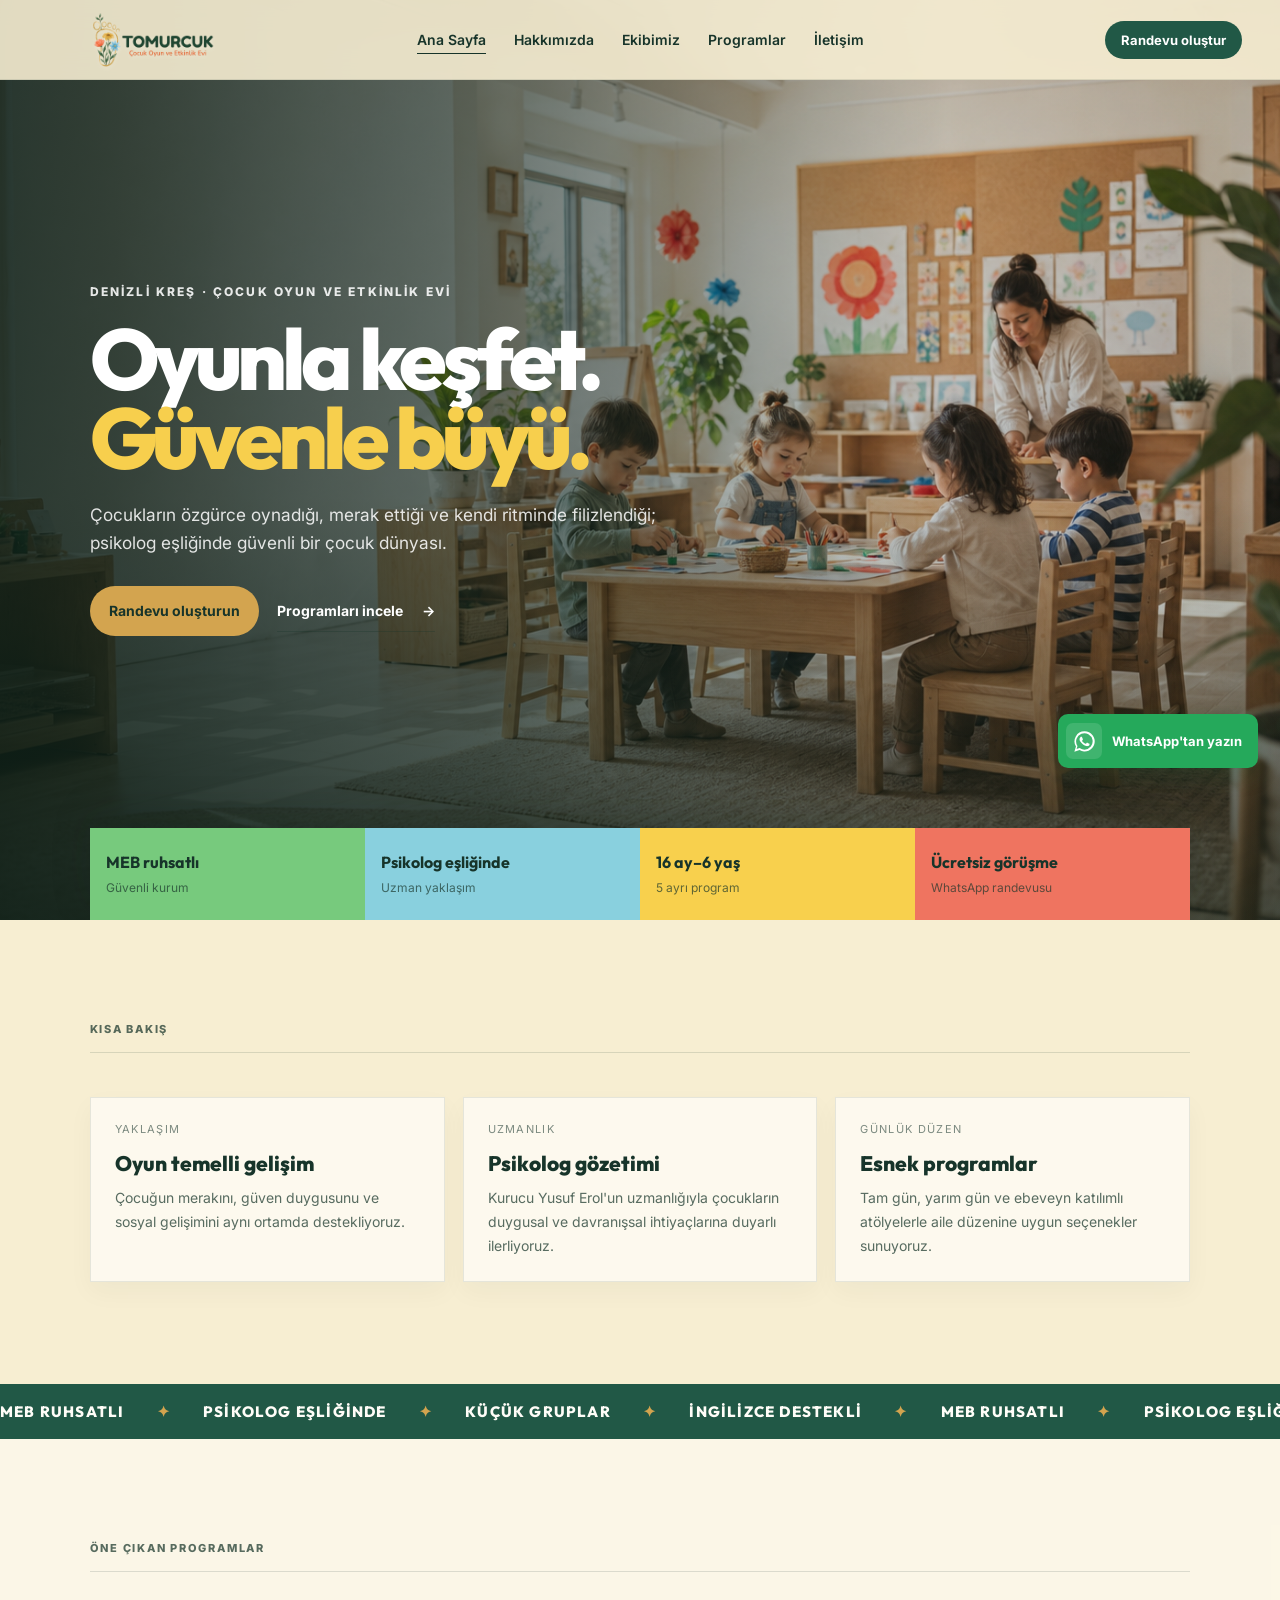
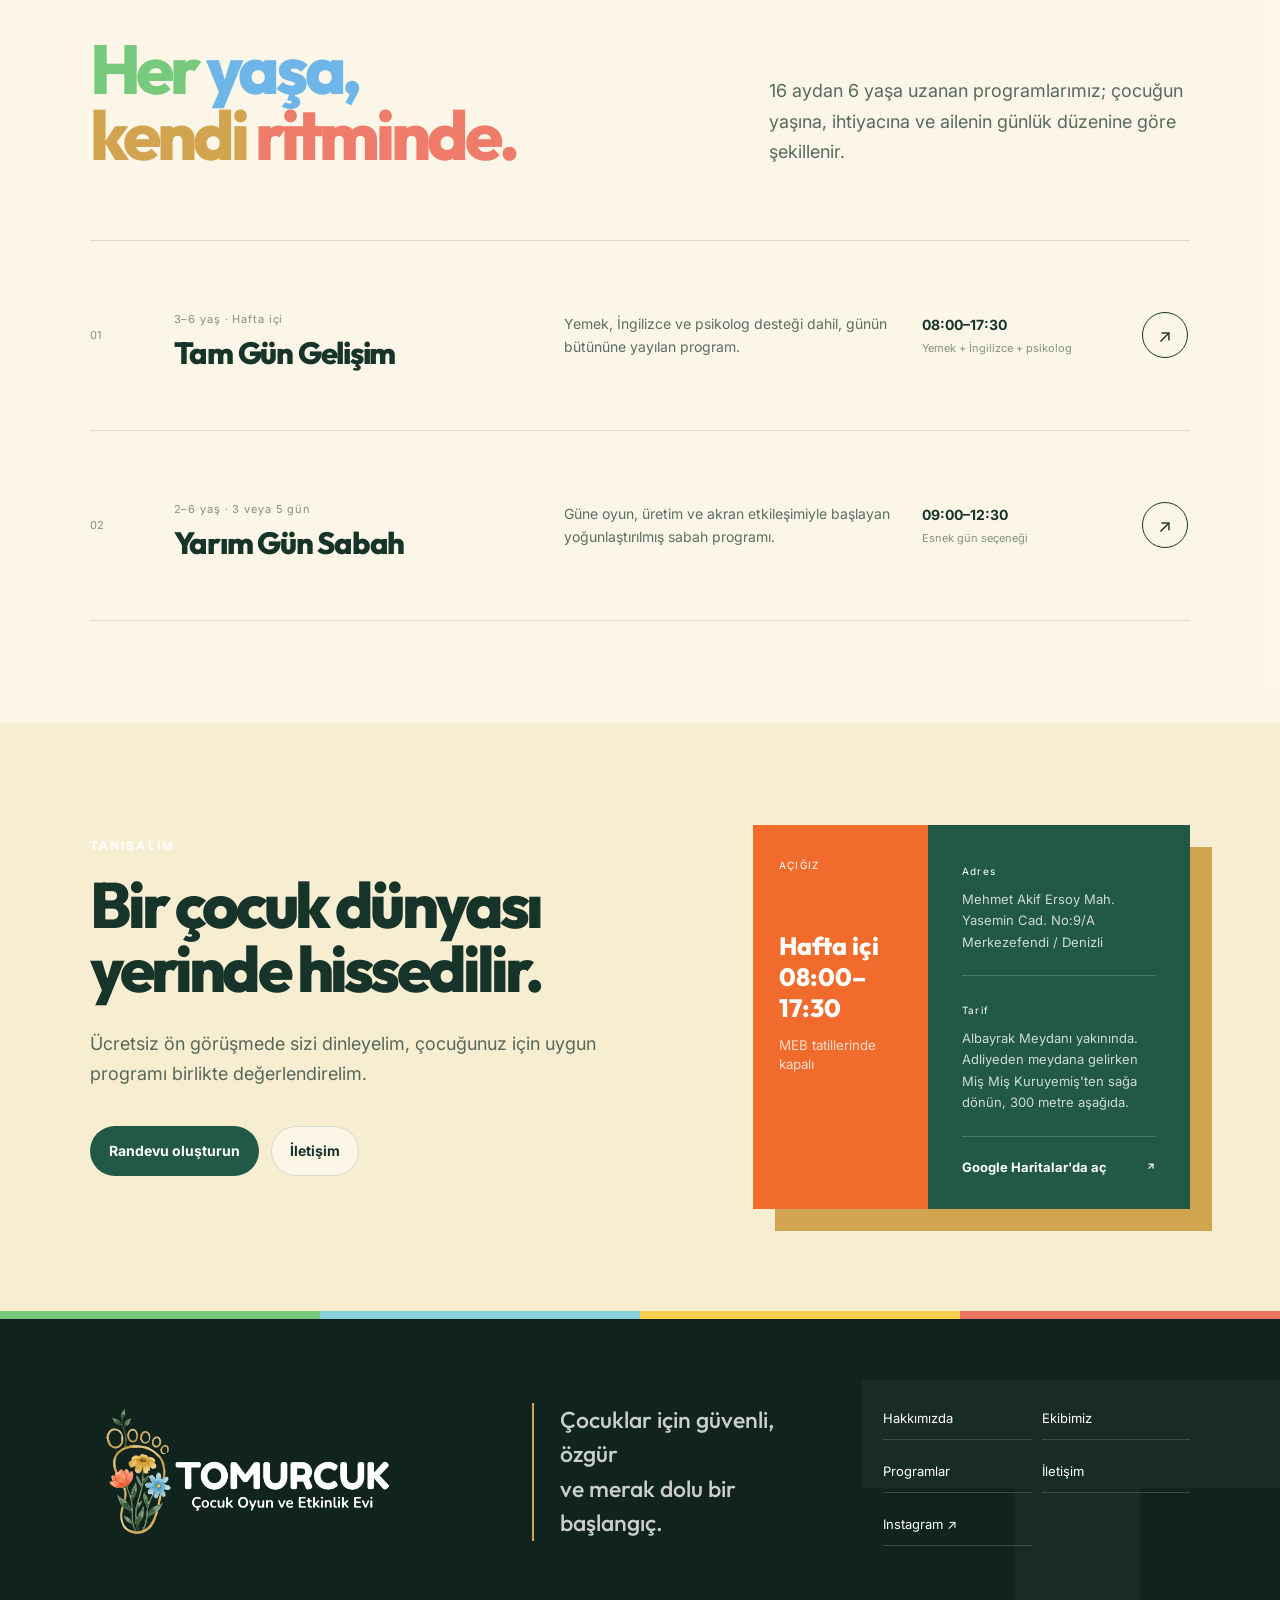
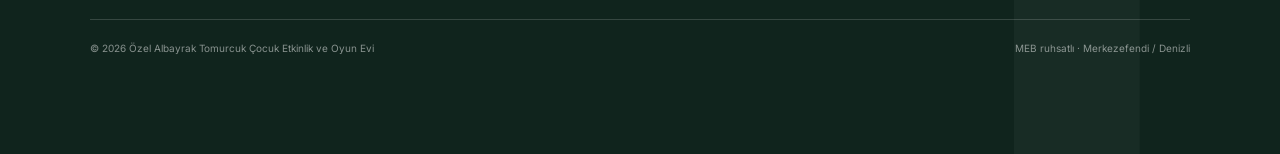
<file: index.html>
<!doctype html>
<html lang="tr">
<head>
  <meta charset="UTF-8">
  <meta name="viewport" content="width=device-width, initial-scale=1.0">
  <title>Denizli Kreş | Tomurcuk Kids Çocuk Oyun ve Etkinlik Evi</title>
  <meta name="description" content="Denizli Merkezefendi'de MEB ruhsatlı, psikolog eşliğinde çocuk oyun ve etkinlik evi. 16 ay - 6 yaş için güvenli, küçük gruplu ve sevgi dolu ortam.">
  <meta name="keywords" content="Denizli kreş, Merkezefendi kreş, Denizli anaokulu, çocuk oyun evi, çocuk etkinlik evi, psikolog eşliğinde kreş, Tomurcuk Kids">
  <meta name="robots" content="index, follow">
  <meta name="theme-color" content="#f3e8c7">
  <meta name="author" content="Tomurcuk Kids">
  <link rel="canonical" href="https://tomurcukkids.com/">

  <!-- Open Graph / Social -->
  <meta property="og:title" content="Denizli Kreş | Tomurcuk Kids">
  <meta property="og:description" content="MEB ruhsatlı, psikolog eşliğinde çocuk oyun ve etkinlik evi. 16 ay - 6 yaş arası çocuklar için güvenli gelişim ortamı.">
  <meta property="og:type" content="website">
  <meta property="og:url" content="https://tomurcukkids.com/">
  <meta property="og:locale" content="tr_TR">
  <meta property="og:image" content="https://tomurcukkids.com/public/apple-touch-icon.png">
  <meta property="og:image:width" content="512">
  <meta property="og:image:height" content="512">
  <meta name="twitter:card" content="summary">
  <meta name="twitter:title" content="Denizli Kreş | Tomurcuk Kids">
  <meta name="twitter:description" content="MEB ruhsatlı, psikolog eşliğinde çocuk oyun ve etkinlik evi.">

  <!-- Icons -->
  <link rel="icon" type="image/png" sizes="512x512" href="public/favicon.png">
  <link rel="apple-touch-icon" href="public/apple-touch-icon.png">

  <!-- Fonts -->
  <link rel="preconnect" href="https://fonts.googleapis.com">
  <link rel="preconnect" href="https://fonts.gstatic.com" crossorigin>
  <link href="https://fonts.googleapis.com/css2?family=Inter:wght@400;500;600;700;800&family=Outfit:wght@400;500;600;700;800&display=swap" rel="stylesheet">

  <link rel="stylesheet" href="css/style.css">

  <!-- Schema.org -->
  <script type="application/ld+json">
  {
    "@context": "https://schema.org",
    "@type": "ChildCare",
    "name": "Tomurcuk Kids Çocuk Oyun ve Etkinlik Evi",
    "description": "Denizli Merkezefendi'de MEB ruhsatlı, psikolog eşliğinde çocuk oyun ve etkinlik evi.",
    "address": {
      "@type": "PostalAddress",
      "addressLocality": "Denizli",
      "addressRegion": "Merkezefendi",
      "streetAddress": "Mehmet Akif Ersoy Mah. Yasemin Cad. No:9/A"
    },
    "telephone": "+905078036339",
    "email": "tomurcukkids@gmail.com",
    "url": "https://tomurcukkids.com",
    "logo": "https://tomurcukkids.com/assets/logo-yatay.png",
    "image": "https://tomurcukkids.com/public/apple-touch-icon.png",
    "sameAs": [
      "https://instagram.com/tomurcuk.kids"
    ],
    "parentOrganisation": {
      "@type": "Organization",
      "name": "Özel Albayrak Tomurcuk Çocuk Etkinlik ve Oyun Evi"
    }
  }
  </script>
</head>
<body data-page="home">

  <!-- Preloader -->
  <div class="preloader" id="preloader">
    <div class="preloader-card">
      <img class="preloader-logo" src="amblem.png" alt="Tomurcuk Kids">
      <div class="preloader-bar"><span></span></div>
      <span class="preloader-label">Tomurcuk Kids</span>
    </div>
  </div>

  <a class="skip-link" href="#main">İçeriğe geç</a>

  <header class="site-header" id="header">
    <a class="brand" href="index.html" aria-label="Tomurcuk Kids ana sayfa">
      <img src="assets/logo-yatay.png" alt="Tomurcuk Kids">
    </a>
    <nav class="desktop-nav" aria-label="Ana menü">
      <a class="active" href="index.html">Ana Sayfa</a>
      <a href="hakkimizda.html">Hakkımızda</a>
      <a href="ekibimiz.html">Ekibimiz</a>
      <a href="programlar.html">Programlar</a>
      <a href="iletisim.html">İletişim</a>
    </nav>
    <a class="header-cta" href="https://wa.me/905078036339?text=Merhaba%2C%20Tomurcuk%20Kids%20hakk%C4%B1nda%20bilgi%20almak%20istiyorum." target="_blank" rel="noopener">Randevu oluştur</a>
  </header>

  <main id="main">
    <section class="page-hero" id="home">
      <div class="hero-grid">
        <div class="hero-copy reveal">
          <p class="eyebrow">Denizli kreş · çocuk oyun ve etkinlik evi</p>
          <h1>Oyunla keşfet.<br><span class="accent">Güvenle büyü.</span></h1>
          <p class="hero-lead">Çocukların özgürce oynadığı, merak ettiği ve kendi ritminde filizlendiği; psikolog eşliğinde güvenli bir çocuk dünyası.</p>
          <div class="hero-actions">
            <a class="button button-sun" href="https://wa.me/905078036339?text=Merhaba%2C%20Tomurcuk%20Kids%20i%C3%A7in%20%C3%BCcretsiz%20%C3%B6n%20g%C3%B6r%C3%BC%C5%9Fme%20randevusu%20almak%20istiyorum." target="_blank" rel="noopener">Randevu oluşturun</a>
            <a class="text-link" href="programlar.html">Programları incele <span aria-hidden="true">→</span></a>
          </div>
          <div class="hero-facts">
            <div><strong>MEB ruhsatlı</strong><span>Güvenli kurum</span></div>
            <div><strong>Psikolog eşliğinde</strong><span>Uzman yaklaşım</span></div>
            <div><strong>16 ay–6 yaş</strong><span>5 ayrı program</span></div>
            <div><strong>Ücretsiz görüşme</strong><span>WhatsApp randevusu</span></div>
          </div>
        </div>
        <div class="hero-visual reveal reveal-delay-1">
          <div class="hero-photo-card">
            <img class="hero-photo" src="assets/tomurcuk-hero.png" alt="Aydınlık bir etkinlik sınıfında birlikte üreten çocuklar" fetchpriority="high">
            <div class="hero-photo-badge"><span>16 ay - 6 yaş</span><strong>Gelişim odaklı, sıcak ve güvenli ortam</strong></div>
          </div>
        </div>
      </div>
    </section>

    <section class="section">
      <div class="section-index">KISA BAKIŞ</div>
      <div class="cards-band">
        <article class="info-card reveal"><small>Yaklaşım</small><h3>Oyun temelli gelişim</h3><p>Çocuğun merakını, güven duygusunu ve sosyal gelişimini aynı ortamda destekliyoruz.</p></article>
        <article class="info-card reveal reveal-delay-1"><small>Uzmanlık</small><h3>Psikolog gözetimi</h3><p>Kurucu Yusuf Erol'un uzmanlığıyla çocukların duygusal ve davranışsal ihtiyaçlarına duyarlı ilerliyoruz.</p></article>
        <article class="info-card reveal reveal-delay-2"><small>Günlük düzen</small><h3>Esnek programlar</h3><p>Tam gün, yarım gün ve ebeveyn katılımlı atölyelerle aile düzenine uygun seçenekler sunuyoruz.</p></article>
      </div>
    </section>

    <section class="marquee" aria-label="Kurum özellikleri">
      <div>MEB RUHSATLI <i>✦</i> PSİKOLOG EŞLİĞİNDE <i>✦</i> KÜÇÜK GRUPLAR <i>✦</i> İNGİLİZCE DESTEKLİ <i>✦</i> MEB RUHSATLI <i>✦</i> PSİKOLOG EŞLİĞİNDE <i>✦</i></div>
    </section>

    <section class="section programs">
      <div class="section-index">ÖNE ÇIKAN PROGRAMLAR</div>
      <div class="program-heading reveal">
        <h2><span class="word-green">Her</span> <span class="word-sky">yaşa,</span><br><span class="word-gold">kendi</span> <span class="word-coral">ritminde.</span></h2>
        <p>16 aydan 6 yaşa uzanan programlarımız; çocuğun yaşına, ihtiyacına ve ailenin günlük düzenine göre şekillenir.</p>
      </div>
      <div class="program-list">
        <article class="program-row reveal" data-color="red"><div class="program-number">01</div><div><p class="program-kicker">3–6 yaş · Hafta içi</p><h3>Tam Gün Gelişim</h3></div><p class="program-description">Yemek, İngilizce ve psikolog desteği dahil, günün bütününe yayılan program.</p><div class="program-meta"><strong>08:00–17:30</strong><span>Yemek + İngilizce + psikolog</span></div><a class="round-link" href="programlar.html#tam-gun" aria-label="Tam Gün programını aç">↗</a></article>
        <article class="program-row reveal" data-color="blue"><div class="program-number">02</div><div><p class="program-kicker">2–6 yaş · 3 veya 5 gün</p><h3>Yarım Gün Sabah</h3></div><p class="program-description">Güne oyun, üretim ve akran etkileşimiyle başlayan yoğunlaştırılmış sabah programı.</p><div class="program-meta"><strong>09:00–12:30</strong><span>Esnek gün seçeneği</span></div><a class="round-link" href="programlar.html#sabah" aria-label="Sabah programını aç">↗</a></article>
      </div>
    </section>

    <section class="section visit">
      <div class="visit-heading reveal">
        <p class="eyebrow">TANIŞALIM</p>
        <h2>Bir çocuk dünyası<br>yerinde hissedilir.</h2>
        <p>Ücretsiz ön görüşmede sizi dinleyelim, çocuğunuz için uygun programı birlikte değerlendirelim.</p>
        <div class="visit-actions"><a class="button button-dark" href="https://wa.me/905078036339?text=Merhaba%2C%20Tomurcuk%20Kids%20i%C3%A7in%20%C3%BCcretsiz%20%C3%B6n%20g%C3%B6r%C3%BC%C5%9Fme%20randevusu%20almak%20istiyorum." target="_blank" rel="noopener">Randevu oluşturun</a><a class="button button-outline" href="iletisim.html">İletişim</a></div>
      </div>
      <div class="visit-card reveal">
        <div class="visit-card-top"><span>AÇIĞIZ</span><strong>Hafta içi<br>08:00–17:30</strong><small>MEB tatillerinde kapalı</small></div>
        <div class="visit-card-body">
          <div><span>Adres</span><p>Mehmet Akif Ersoy Mah.<br>Yasemin Cad. No:9/A<br>Merkezefendi / Denizli</p></div>
          <div><span>Tarif</span><p>Albayrak Meydanı yakınında. Adliyeden meydana gelirken Miş Miş Kuruyemiş'ten sağa dönün, 300 metre aşağıda.</p></div>
          <a class="map-link" href="https://share.google/UdAVc8lWBn9mWbK2s" target="_blank" rel="noopener">Google Haritalar'da aç <span>↗</span></a>
        </div>
      </div>
    </section>
  </main>

  <footer>
    <div class="footer-main">
      <a class="brand footer-brand" href="index.html"><img src="assets/logo-yatay-koyu-zemin.png" alt="Tomurcuk Kids"></a>
      <p>Çocuklar için güvenli, özgür<br>ve merak dolu bir başlangıç.</p>
      <div class="footer-links"><a href="hakkimizda.html">Hakkımızda</a><a href="ekibimiz.html">Ekibimiz</a><a href="programlar.html">Programlar</a><a href="iletisim.html">İletişim</a><a href="https://instagram.com/tomurcuk.kids" target="_blank" rel="noopener">Instagram ↗</a></div>
    </div>
    <div class="footer-bottom"><span>© 2026 Özel Albayrak Tomurcuk Çocuk Etkinlik ve Oyun Evi</span><span>MEB ruhsatlı · Merkezefendi / Denizli</span></div>
  </footer>

  <a class="floating-whatsapp" href="https://wa.me/905078036339?text=Merhaba%2C%20Tomurcuk%20Kids%20hakk%C4%B1nda%20bilgi%20almak%20istiyorum." target="_blank" rel="noopener" aria-label="Tomurcuk Kids'e WhatsApp'tan yazın"><span class="whatsapp-icon" aria-hidden="true"><img src="assets/whatsapp.svg" alt=""></span><span class="whatsapp-label"><strong>WhatsApp'tan yazın</strong></span></a>
  <nav class="bottom-nav" aria-label="Mobil alt menü">
    <a class="active" href="index.html" data-nav="home">Ana Sayfa</a>
    <a href="hakkimizda.html" data-nav="about">Hakkımızda</a>
    <a href="ekibimiz.html" data-nav="team">Ekibimiz</a>
    <a href="programlar.html" data-nav="programs">Programlar</a>
    <a href="iletisim.html" data-nav="contact">İletişim</a>
  </nav>
  <script src="js/main.js"></script>
</body>
</html>
</file>
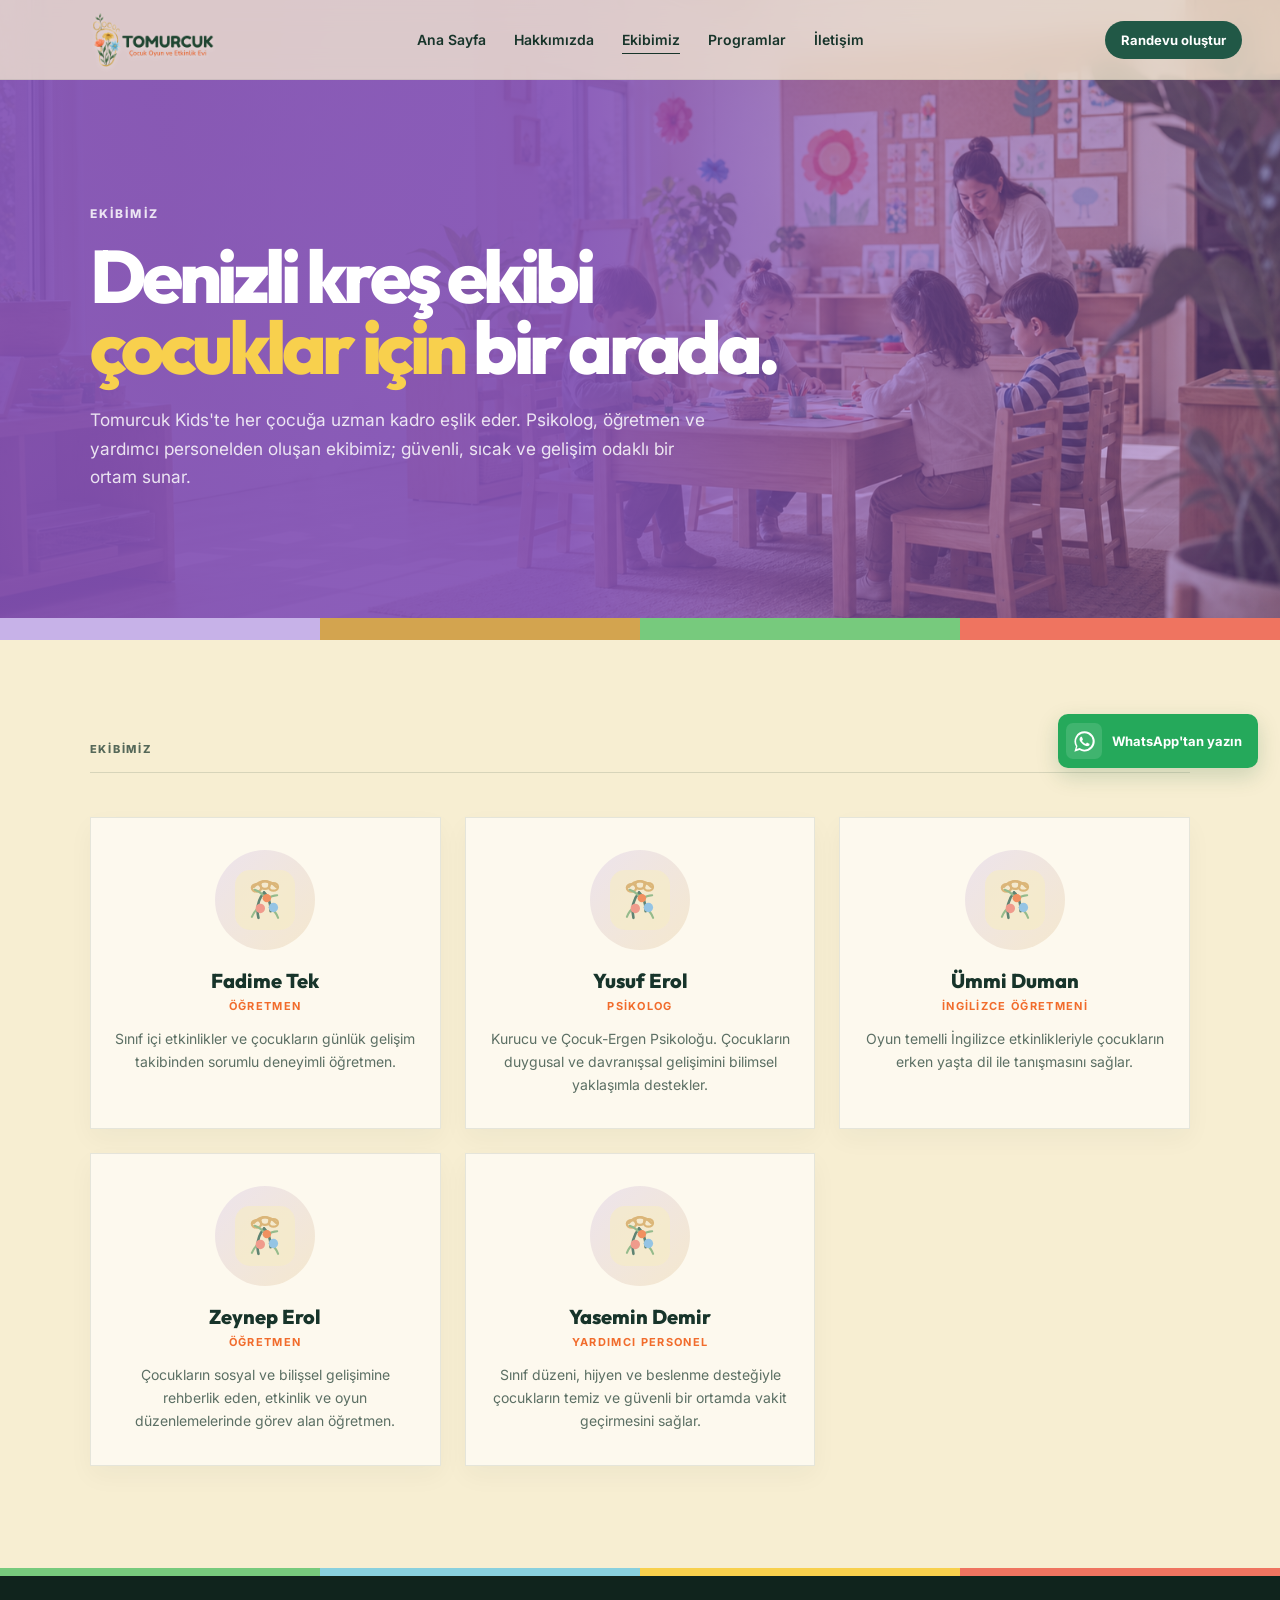
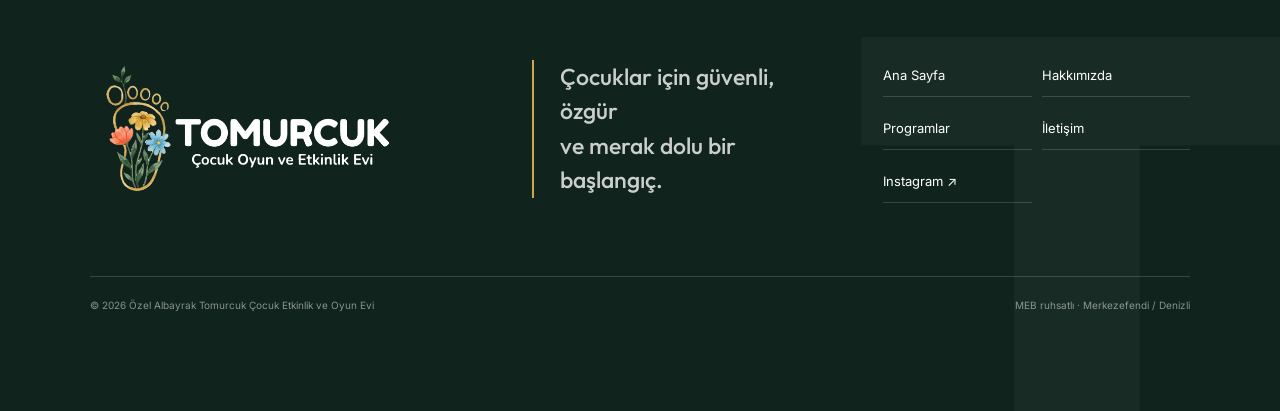
<file: ekibimiz.html>
<!doctype html>
<html lang="tr">
<head>
  <meta charset="UTF-8">
  <meta name="viewport" content="width=device-width, initial-scale=1.0">
  <title>Ekibimiz | Denizli Kreş Tomurcuk Kids</title>
  <meta name="description" content="Tomurcuk Kids ekibi: Psikolog Yusuf Erol, Öğretmen Fadime Tek, İngilizce Öğretmeni Ümmi Duman, Öğretmen Zeynep Erol ve Yardımcı Personel Yasemin Demir.">
  <meta name="keywords" content="Tomurcuk Kids ekibi, Denizli kreş öğretmenleri, Yusuf Erol, çocuk psikoloğu">
  <meta name="robots" content="index, follow">
  <link rel="canonical" href="https://tomurcukkids.com/ekibimiz.html">
  <meta property="og:title" content="Ekibimiz | Tomurcuk Kids Denizli Kreş">
  <meta property="og:description" content="Tomurcuk Kids'te çocuklarınıza uzman kadro eşlik ediyor.">
  <meta property="og:locale" content="tr_TR">
  <link rel="icon" type="image/png" sizes="512x512" href="public/favicon.png">
  <link rel="apple-touch-icon" href="public/apple-touch-icon.png">
  <link rel="preconnect" href="https://fonts.googleapis.com">
  <link rel="preconnect" href="https://fonts.gstatic.com" crossorigin>
  <link href="https://fonts.googleapis.com/css2?family=Inter:wght@400;500;600;700;800&family=Outfit:wght@400;500;600;700;800&display=swap" rel="stylesheet">
  <link rel="stylesheet" href="css/style.css">
</head>
<body data-page="team">
  <div class="preloader" id="preloader"><div class="preloader-card"><img class="preloader-logo" src="amblem.png" alt="Tomurcuk Kids"><div class="preloader-bar"><span></span></div><span class="preloader-label">Tomurcuk Kids</span></div></div>

  <header class="site-header" id="header">
    <a class="brand" href="index.html"><img src="assets/logo-yatay.png" alt="Tomurcuk Kids"></a>
    <nav class="desktop-nav" aria-label="Ana menü"><a href="index.html">Ana Sayfa</a><a href="hakkimizda.html">Hakkımızda</a><a class="active" href="ekibimiz.html">Ekibimiz</a><a href="programlar.html">Programlar</a><a href="iletisim.html">İletişim</a></nav>
    <a class="header-cta" href="https://wa.me/905078036339?text=Merhaba%2C%20Tomurcuk%20Kids%20hakk%C4%B1nda%20bilgi%20almak%20istiyorum." target="_blank" rel="noopener">Randevu oluştur</a>
  </header>

  <main>
    <section class="page-hero">
      <div class="page-title-wrap">
        <p class="eyebrow">Ekibimiz</p>
        <h1 class="page-title">Denizli kreş ekibi<br><span class="accent">çocuklar için</span> bir arada.</h1>
        <p class="hero-lead">Tomurcuk Kids'te her çocuğa uzman kadro eşlik eder. Psikolog, öğretmen ve yardımcı personelden oluşan ekibimiz; güvenli, sıcak ve gelişim odaklı bir ortam sunar.</p>
      </div>
    </section>

    <section class="section">
      <div class="section-index">EKİBİMİZ</div>
      <div class="team-grid">
        <article class="team-card reveal">
          <div class="team-avatar"><img src="assets/logo-t.svg" alt=""></div>
          <h3>Fadime Tek</h3>
          <small>Öğretmen</small>
          <p>Sınıf içi etkinlikler ve çocukların günlük gelişim takibinden sorumlu deneyimli öğretmen.</p>
        </article>
        <article class="team-card reveal">
          <div class="team-avatar"><img src="assets/logo-t.svg" alt=""></div>
          <h3>Yusuf Erol</h3>
          <small>Psikolog</small>
          <p>Kurucu ve Çocuk-Ergen Psikoloğu. Çocukların duygusal ve davranışsal gelişimini bilimsel yaklaşımla destekler.</p>
        </article>
        <article class="team-card reveal">
          <div class="team-avatar"><img src="assets/logo-t.svg" alt=""></div>
          <h3>Ümmi Duman</h3>
          <small>İngilizce Öğretmeni</small>
          <p>Oyun temelli İngilizce etkinlikleriyle çocukların erken yaşta dil ile tanışmasını sağlar.</p>
        </article>
        <article class="team-card reveal">
          <div class="team-avatar"><img src="assets/logo-t.svg" alt=""></div>
          <h3>Zeynep Erol</h3>
          <small>Öğretmen</small>
          <p>Çocukların sosyal ve bilişsel gelişimine rehberlik eden, etkinlik ve oyun düzenlemelerinde görev alan öğretmen.</p>
        </article>
        <article class="team-card reveal">
          <div class="team-avatar"><img src="assets/logo-t.svg" alt=""></div>
          <h3>Yasemin Demir</h3>
          <small>Yardımcı Personel</small>
          <p>Sınıf düzeni, hijyen ve beslenme desteğiyle çocukların temiz ve güvenli bir ortamda vakit geçirmesini sağlar.</p>
        </article>
      </div>
    </section>
  </main>

  <footer>
    <div class="footer-main">
      <a class="brand footer-brand" href="index.html"><img src="assets/logo-yatay-koyu-zemin.png" alt="Tomurcuk Kids"></a>
      <p>Çocuklar için güvenli, özgür<br>ve merak dolu bir başlangıç.</p>
      <div class="footer-links"><a href="index.html">Ana Sayfa</a><a href="hakkimizda.html">Hakkımızda</a><a href="programlar.html">Programlar</a><a href="iletisim.html">İletişim</a><a href="https://instagram.com/tomurcuk.kids" target="_blank" rel="noopener">Instagram ↗</a></div>
    </div>
    <div class="footer-bottom"><span>© 2026 Özel Albayrak Tomurcuk Çocuk Etkinlik ve Oyun Evi</span><span>MEB ruhsatlı · Merkezefendi / Denizli</span></div>
  </footer>

  <a class="floating-whatsapp" href="https://wa.me/905078036339?text=Merhaba%2C%20Tomurcuk%20Kids%20hakk%C4%B1nda%20bilgi%20almak%20istiyorum." target="_blank" rel="noopener" aria-label="Tomurcuk Kids'e WhatsApp'tan yazın"><span class="whatsapp-icon" aria-hidden="true"><img src="assets/whatsapp.svg" alt=""></span><span class="whatsapp-label"><strong>WhatsApp'tan yazın</strong></span></a>
  <nav class="bottom-nav" aria-label="Mobil alt menü"><a href="index.html" data-nav="home">Ana Sayfa</a><a href="hakkimizda.html" data-nav="about">Hakkımızda</a><a class="active" href="ekibimiz.html" data-nav="team">Ekibimiz</a><a href="programlar.html" data-nav="programs">Programlar</a><a href="iletisim.html" data-nav="contact">İletişim</a></nav>
  <script src="js/main.js"></script>
</body>
</html>
</file>
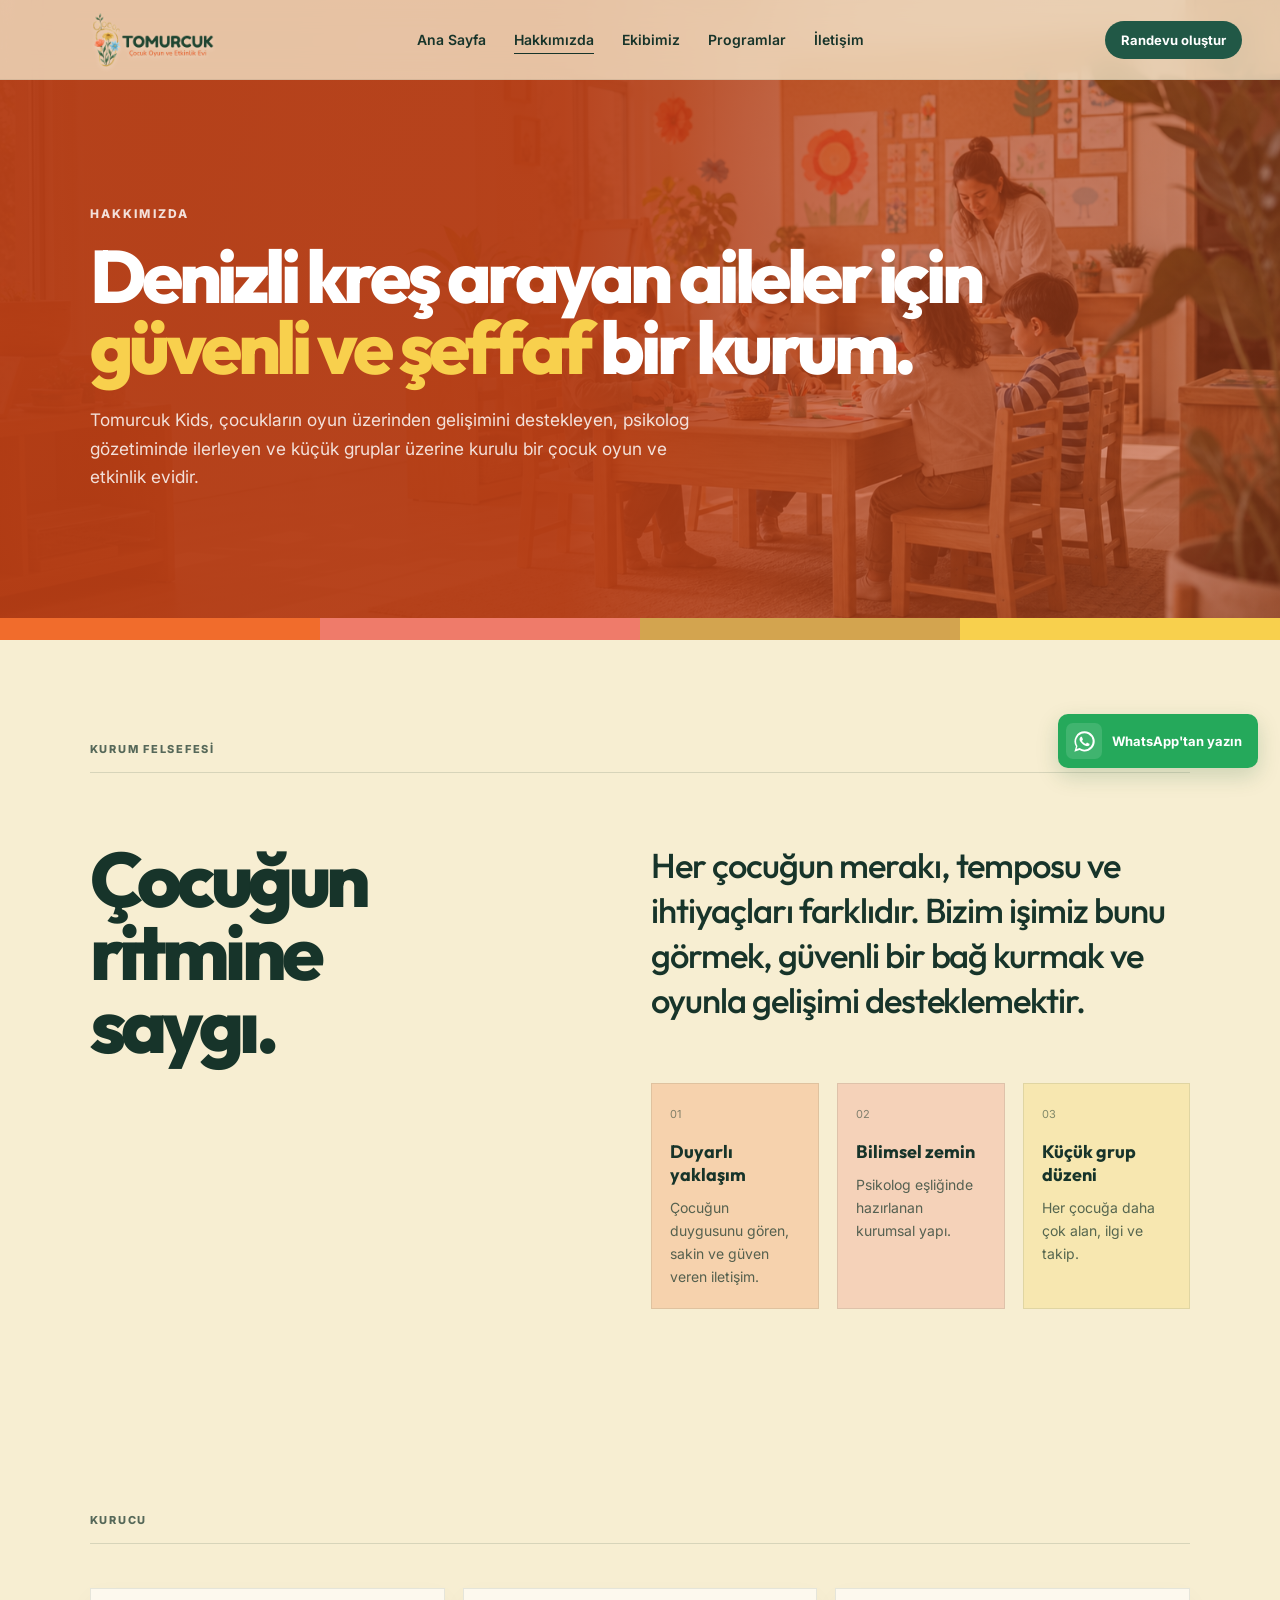
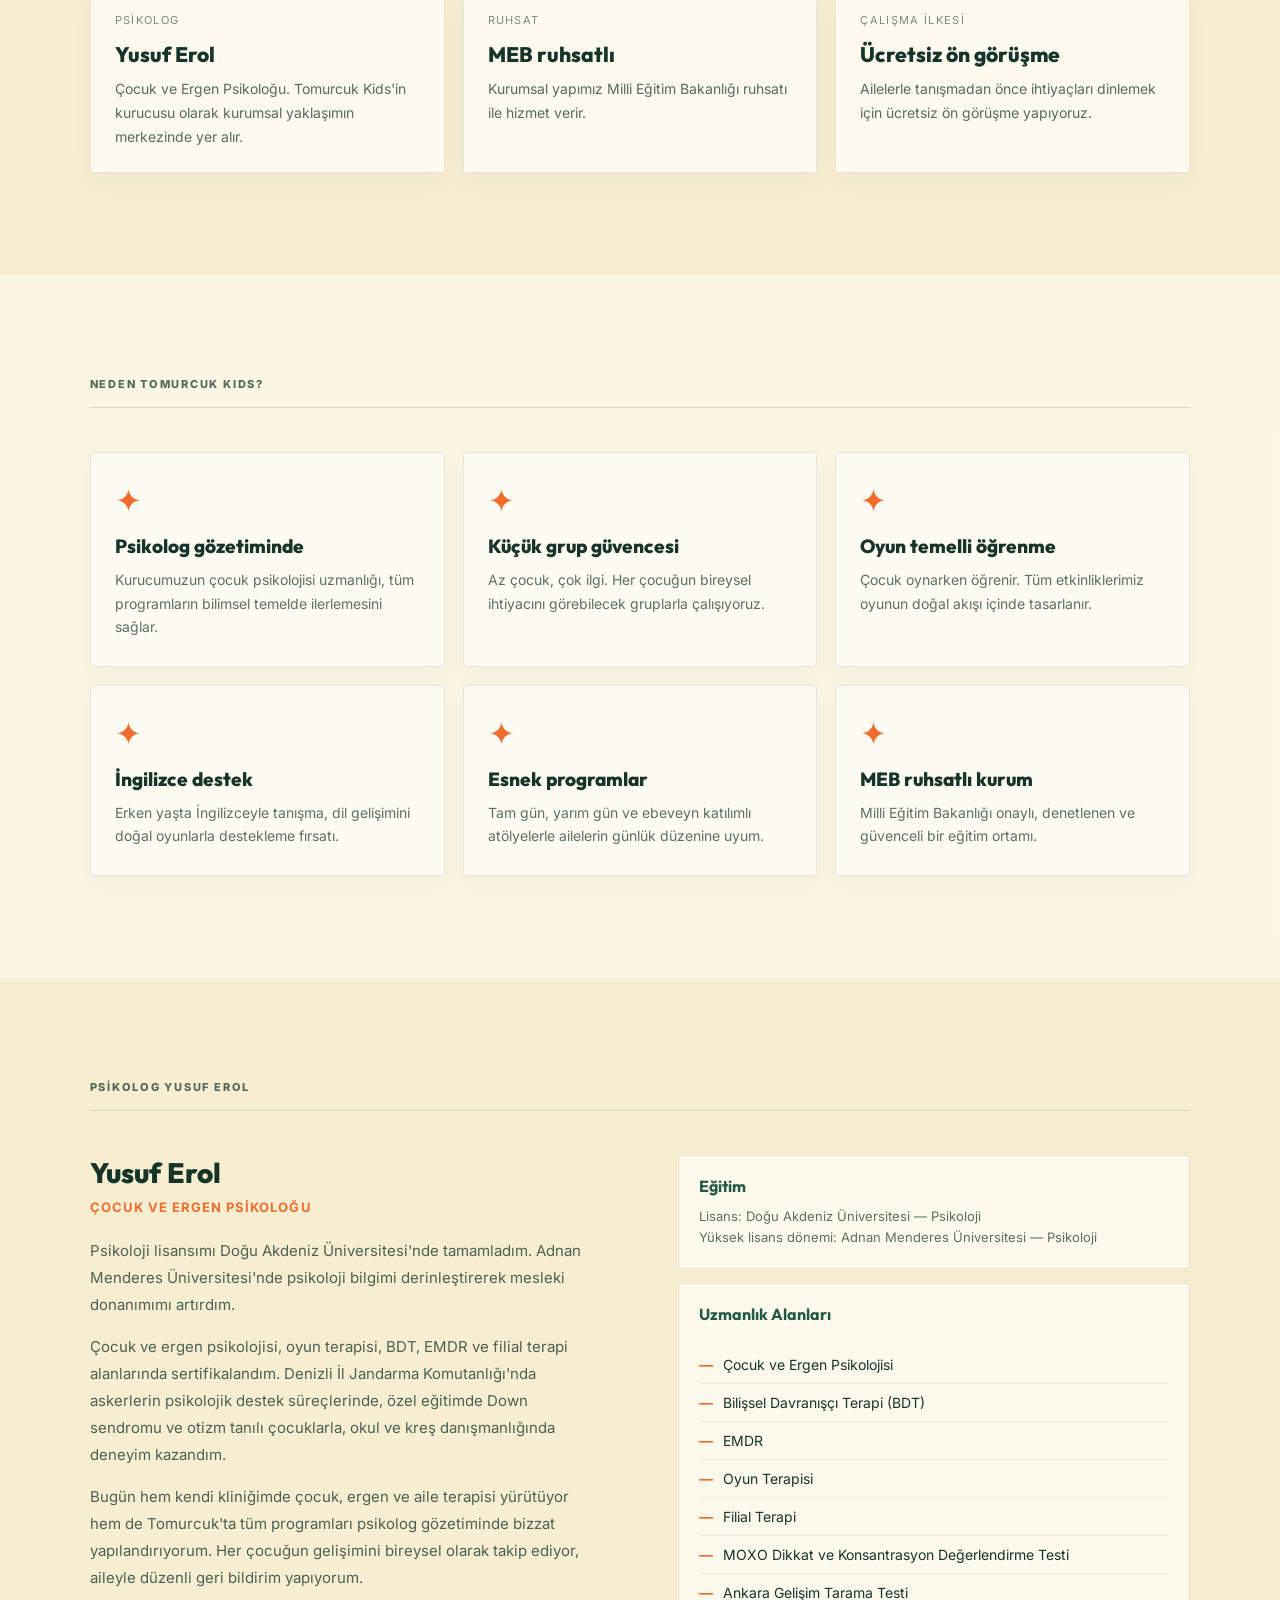
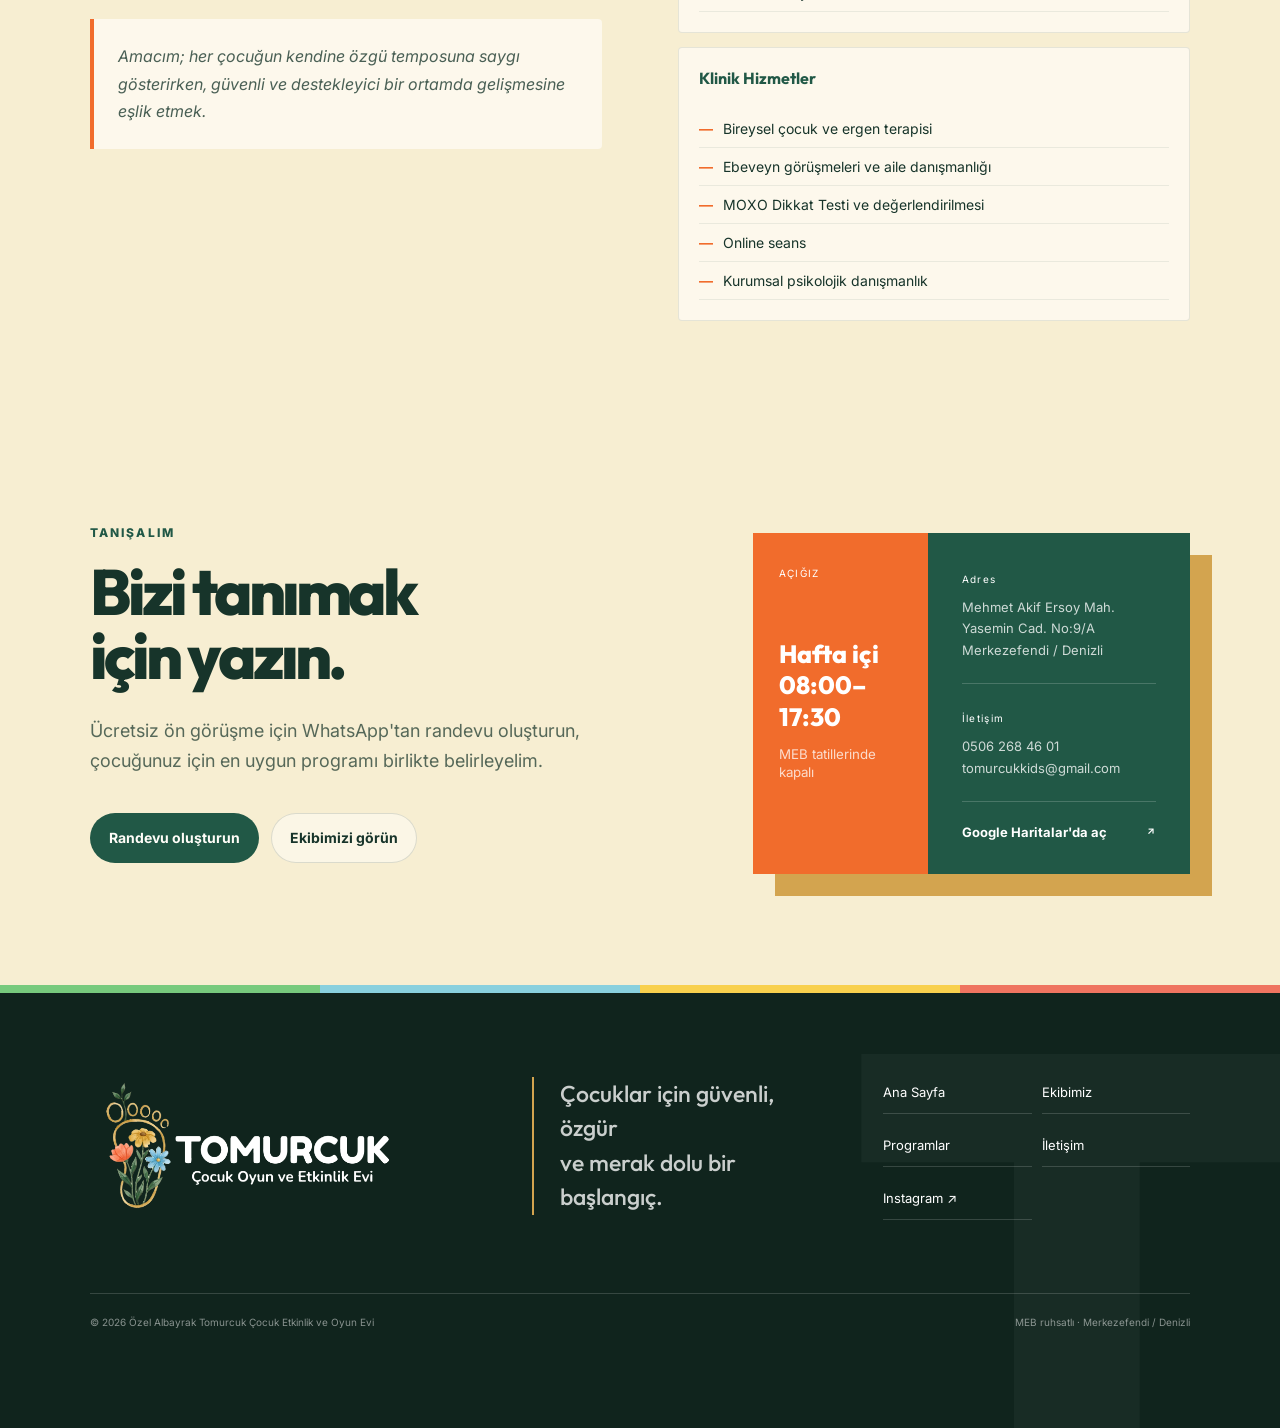
<file: hakkimizda.html>
<!doctype html>
<html lang="tr">
<head>
  <meta charset="UTF-8">
  <meta name="viewport" content="width=device-width, initial-scale=1.0">
  <title>Hakkımızda | Denizli Kreş Tomurcuk Kids</title>
  <meta name="description" content="Tomurcuk Kids'in kurum felsefesi, MEB ruhsatı, kurucusu Psikolog Yusuf Erol ve çocuk gelişimine yaklaşımı. Denizli Merkezefendi'de güvenli kreş ortamı.">
  <meta name="keywords" content="Denizli kreş, Merkezefendi kreş, Tomurcuk Kids hakkında, Yusuf Erol, MEB ruhsatlı kreş, çocuk oyun evi">
  <meta name="robots" content="index, follow">
  <link rel="canonical" href="https://tomurcukkids.com/hakkimizda.html">
  <meta property="og:title" content="Hakkımızda | Denizli Kreş Tomurcuk Kids">
  <meta property="og:description" content="MEB ruhsatlı, psikolog eşliğinde çocuk oyun ve etkinlik evi. Kurum felsefemiz, ekibimiz ve yaklaşımımız.">
  <meta property="og:locale" content="tr_TR">
  <link rel="icon" type="image/png" sizes="512x512" href="public/favicon.png">
  <link rel="apple-touch-icon" href="public/apple-touch-icon.png">
  <link rel="preconnect" href="https://fonts.googleapis.com">
  <link rel="preconnect" href="https://fonts.gstatic.com" crossorigin>
  <link href="https://fonts.googleapis.com/css2?family=Inter:wght@400;500;600;700;800&family=Outfit:wght@400;500;600;700;800&display=swap" rel="stylesheet">
  <link rel="stylesheet" href="css/style.css">
</head>
<body data-page="about">
  <div class="preloader" id="preloader"><div class="preloader-card"><img class="preloader-logo" src="amblem.png" alt="Tomurcuk Kids"><div class="preloader-bar"><span></span></div><span class="preloader-label">Tomurcuk Kids</span></div></div>

  <header class="site-header" id="header">
    <a class="brand" href="index.html"><img src="assets/logo-yatay.png" alt="Tomurcuk Kids"></a>
    <nav class="desktop-nav" aria-label="Ana menü"><a href="index.html">Ana Sayfa</a><a class="active" href="hakkimizda.html">Hakkımızda</a><a href="ekibimiz.html">Ekibimiz</a><a href="programlar.html">Programlar</a><a href="iletisim.html">İletişim</a></nav>
    <a class="header-cta" href="https://wa.me/905078036339?text=Merhaba%2C%20Tomurcuk%20Kids%20hakk%C4%B1nda%20bilgi%20almak%20istiyorum." target="_blank" rel="noopener">Randevu oluştur</a>
  </header>

  <main>
    <section class="page-hero">
      <div class="page-title-wrap">
        <p class="eyebrow">Hakkımızda</p>
        <h1 class="page-title">Denizli kreş arayan aileler için<br><span class="accent">güvenli ve şeffaf</span> bir kurum.</h1>
        <p class="hero-lead">Tomurcuk Kids, çocukların oyun üzerinden gelişimini destekleyen, psikolog gözetiminde ilerleyen ve küçük gruplar üzerine kurulu bir çocuk oyun ve etkinlik evidir.</p>
      </div>
    </section>

    <section class="section">
      <div class="section-index">KURUM FELSEFESİ</div>
      <div class="intro-grid">
        <h2 class="display reveal">Çocuğun<br>ritmine<br>saygı.</h2>
        <div class="intro-copy reveal">
          <p class="large-copy">Her çocuğun merakı, temposu ve ihtiyaçları farklıdır. Bizim işimiz bunu görmek, güvenli bir bağ kurmak ve oyunla gelişimi desteklemektir.</p>
          <div class="principles">
            <div><span>01</span><h3>Duyarlı yaklaşım</h3><p>Çocuğun duygusunu gören, sakin ve güven veren iletişim.</p></div>
            <div><span>02</span><h3>Bilimsel zemin</h3><p>Psikolog eşliğinde hazırlanan kurumsal yapı.</p></div>
            <div><span>03</span><h3>Küçük grup düzeni</h3><p>Her çocuğa daha çok alan, ilgi ve takip.</p></div>
          </div>
        </div>
      </div>
    </section>

    <section class="section">
      <div class="section-index">KURUCU</div>
      <div class="cards-band">
        <article class="info-card reveal"><small>Psikolog</small><h3>Yusuf Erol</h3><p>Çocuk ve Ergen Psikoloğu. Tomurcuk Kids'in kurucusu olarak kurumsal yaklaşımın merkezinde yer alır.</p></article>
        <article class="info-card reveal reveal-delay-1"><small>Ruhsat</small><h3>MEB ruhsatlı</h3><p>Kurumsal yapımız Milli Eğitim Bakanlığı ruhsatı ile hizmet verir.</p></article>
        <article class="info-card reveal reveal-delay-2"><small>Çalışma ilkesi</small><h3>Ücretsiz ön görüşme</h3><p>Ailelerle tanışmadan önce ihtiyaçları dinlemek için ücretsiz ön görüşme yapıyoruz.</p></article>
      </div>
    </section>

    <section class="section section-why">
      <div class="section-index">NEDEN TOMURCUK KIDS?</div>
      <div class="why-cards">
        <article class="why-card reveal">
          <div class="why-icon">✦</div>
          <h3>Psikolog gözetiminde</h3>
          <p>Kurucumuzun çocuk psikolojisi uzmanlığı, tüm programların bilimsel temelde ilerlemesini sağlar.</p>
        </article>
        <article class="why-card reveal reveal-delay-1">
          <div class="why-icon">✦</div>
          <h3>Küçük grup güvencesi</h3>
          <p>Az çocuk, çok ilgi. Her çocuğun bireysel ihtiyacını görebilecek gruplarla çalışıyoruz.</p>
        </article>
        <article class="why-card reveal reveal-delay-2">
          <div class="why-icon">✦</div>
          <h3>Oyun temelli öğrenme</h3>
          <p>Çocuk oynarken öğrenir. Tüm etkinliklerimiz oyunun doğal akışı içinde tasarlanır.</p>
        </article>
        <article class="why-card reveal">
          <div class="why-icon">✦</div>
          <h3>İngilizce destek</h3>
          <p>Erken yaşta İngilizceyle tanışma, dil gelişimini doğal oyunlarla destekleme fırsatı.</p>
        </article>
        <article class="why-card reveal reveal-delay-1">
          <div class="why-icon">✦</div>
          <h3>Esnek programlar</h3>
          <p>Tam gün, yarım gün ve ebeveyn katılımlı atölyelerle ailelerin günlük düzenine uyum.</p>
        </article>
        <article class="why-card reveal reveal-delay-2">
          <div class="why-icon">✦</div>
          <h3>MEB ruhsatlı kurum</h3>
          <p>Milli Eğitim Bakanlığı onaylı, denetlenen ve güvenceli bir eğitim ortamı.</p>
        </article>
      </div>
    </section>

    <section class="section">
      <div class="section-index">PSİKOLOG YUSUF EROL</div>
      <div class="psikolog-detay">
        <div class="psikolog-bio reveal">
          <h3>Yusuf Erol</h3>
          <p class="psikolog-unvan">Çocuk ve Ergen Psikoloğu</p>
          <p>Psikoloji lisansımı Doğu Akdeniz Üniversitesi'nde tamamladım. Adnan Menderes Üniversitesi'nde psikoloji bilgimi derinleştirerek mesleki donanımımı artırdım.</p>
          <p>Çocuk ve ergen psikolojisi, oyun terapisi, BDT, EMDR ve filial terapi alanlarında sertifikalandım. Denizli İl Jandarma Komutanlığı'nda askerlerin psikolojik destek süreçlerinde, özel eğitimde Down sendromu ve otizm tanılı çocuklarla, okul ve kreş danışmanlığında deneyim kazandım.</p>
          <p>Bugün hem kendi kliniğimde çocuk, ergen ve aile terapisi yürütüyor hem de Tomurcuk'ta tüm programları psikolog gözetiminde bizzat yapılandırıyorum. Her çocuğun gelişimini bireysel olarak takip ediyor, aileyle düzenli geri bildirim yapıyorum.</p>
          <blockquote>Amacım; her çocuğun kendine özgü temposuna saygı gösterirken, güvenli ve destekleyici bir ortamda gelişmesine eşlik etmek.</blockquote>
        </div>
        <div class="psikolog-klinik reveal reveal-delay-1">
          <div>
            <h4>Eğitim</h4>
            <p>Lisans: Doğu Akdeniz Üniversitesi — Psikoloji</p>
            <p>Yüksek lisans dönemi: Adnan Menderes Üniversitesi — Psikoloji</p>
          </div>
          <div>
            <h4>Uzmanlık Alanları</h4>
            <ul class="psikolog-list">
              <li>Çocuk ve Ergen Psikolojisi</li>
              <li>Bilişsel Davranışçı Terapi (BDT)</li>
              <li>EMDR</li>
              <li>Oyun Terapisi</li>
              <li>Filial Terapi</li>
              <li>MOXO Dikkat ve Konsantrasyon Değerlendirme Testi</li>
              <li>Ankara Gelişim Tarama Testi</li>
            </ul>
          </div>
          <div>
            <h4>Klinik Hizmetler</h4>
            <ul class="psikolog-list">
              <li>Bireysel çocuk ve ergen terapisi</li>
              <li>Ebeveyn görüşmeleri ve aile danışmanlığı</li>
              <li>MOXO Dikkat Testi ve değerlendirilmesi</li>
              <li>Online seans</li>
              <li>Kurumsal psikolojik danışmanlık</li>
            </ul>
          </div>
        </div>
      </div>
    </section>

    <section class="section visit">
      <div class="visit-heading reveal">
        <p class="eyebrow">TANIŞALIM</p>
        <h2>Bizi tanımak<br>için yazın.</h2>
        <p>Ücretsiz ön görüşme için WhatsApp'tan randevu oluşturun, çocuğunuz için en uygun programı birlikte belirleyelim.</p>
        <div class="visit-actions"><a class="button button-dark" href="https://wa.me/905078036339?text=Merhaba%2C%20Tomurcuk%20Kids%20i%C3%A7in%20%C3%BCcretsiz%20%C3%B6n%20g%C3%B6r%C3%BC%C5%9Fme%20randevusu%20almak%20istiyorum." target="_blank" rel="noopener">Randevu oluşturun</a><a class="button button-outline" href="ekibimiz.html">Ekibimizi görün</a></div>
      </div>
      <div class="visit-card reveal">
        <div class="visit-card-top"><span>AÇIĞIZ</span><strong>Hafta içi<br>08:00–17:30</strong><small>MEB tatillerinde kapalı</small></div>
        <div class="visit-card-body">
          <div><span>Adres</span><p>Mehmet Akif Ersoy Mah.<br>Yasemin Cad. No:9/A<br>Merkezefendi / Denizli</p></div>
          <div><span>İletişim</span><p>0506 268 46 01<br>tomurcukkids@gmail.com</p></div>
          <a class="map-link" href="https://share.google/UdAVc8lWBn9mWbK2s" target="_blank" rel="noopener">Google Haritalar'da aç <span>↗</span></a>
        </div>
      </div>
    </section>
  </main>

  <footer>
    <div class="footer-main">
      <a class="brand footer-brand" href="index.html"><img src="assets/logo-yatay-koyu-zemin.png" alt="Tomurcuk Kids"></a>
      <p>Çocuklar için güvenli, özgür<br>ve merak dolu bir başlangıç.</p>
      <div class="footer-links"><a href="index.html">Ana Sayfa</a><a href="ekibimiz.html">Ekibimiz</a><a href="programlar.html">Programlar</a><a href="iletisim.html">İletişim</a><a href="https://instagram.com/tomurcuk.kids" target="_blank" rel="noopener">Instagram ↗</a></div>
    </div>
    <div class="footer-bottom"><span>© 2026 Özel Albayrak Tomurcuk Çocuk Etkinlik ve Oyun Evi</span><span>MEB ruhsatlı · Merkezefendi / Denizli</span></div>
  </footer>

  <a class="floating-whatsapp" href="https://wa.me/905078036339?text=Merhaba%2C%20Tomurcuk%20Kids%20hakk%C4%B1nda%20bilgi%20almak%20istiyorum." target="_blank" rel="noopener" aria-label="Tomurcuk Kids'e WhatsApp'tan yazın"><span class="whatsapp-icon" aria-hidden="true"><img src="assets/whatsapp.svg" alt=""></span><span class="whatsapp-label"><strong>WhatsApp'tan yazın</strong></span></a>
  <nav class="bottom-nav" aria-label="Mobil alt menü"><a href="index.html" data-nav="home">Ana Sayfa</a><a class="active" href="hakkimizda.html" data-nav="about">Hakkımızda</a><a href="ekibimiz.html" data-nav="team">Ekibimiz</a><a href="programlar.html" data-nav="programs">Programlar</a><a href="iletisim.html" data-nav="contact">İletişim</a></nav>
  <script src="js/main.js"></script>
</body>
</html>
</file>
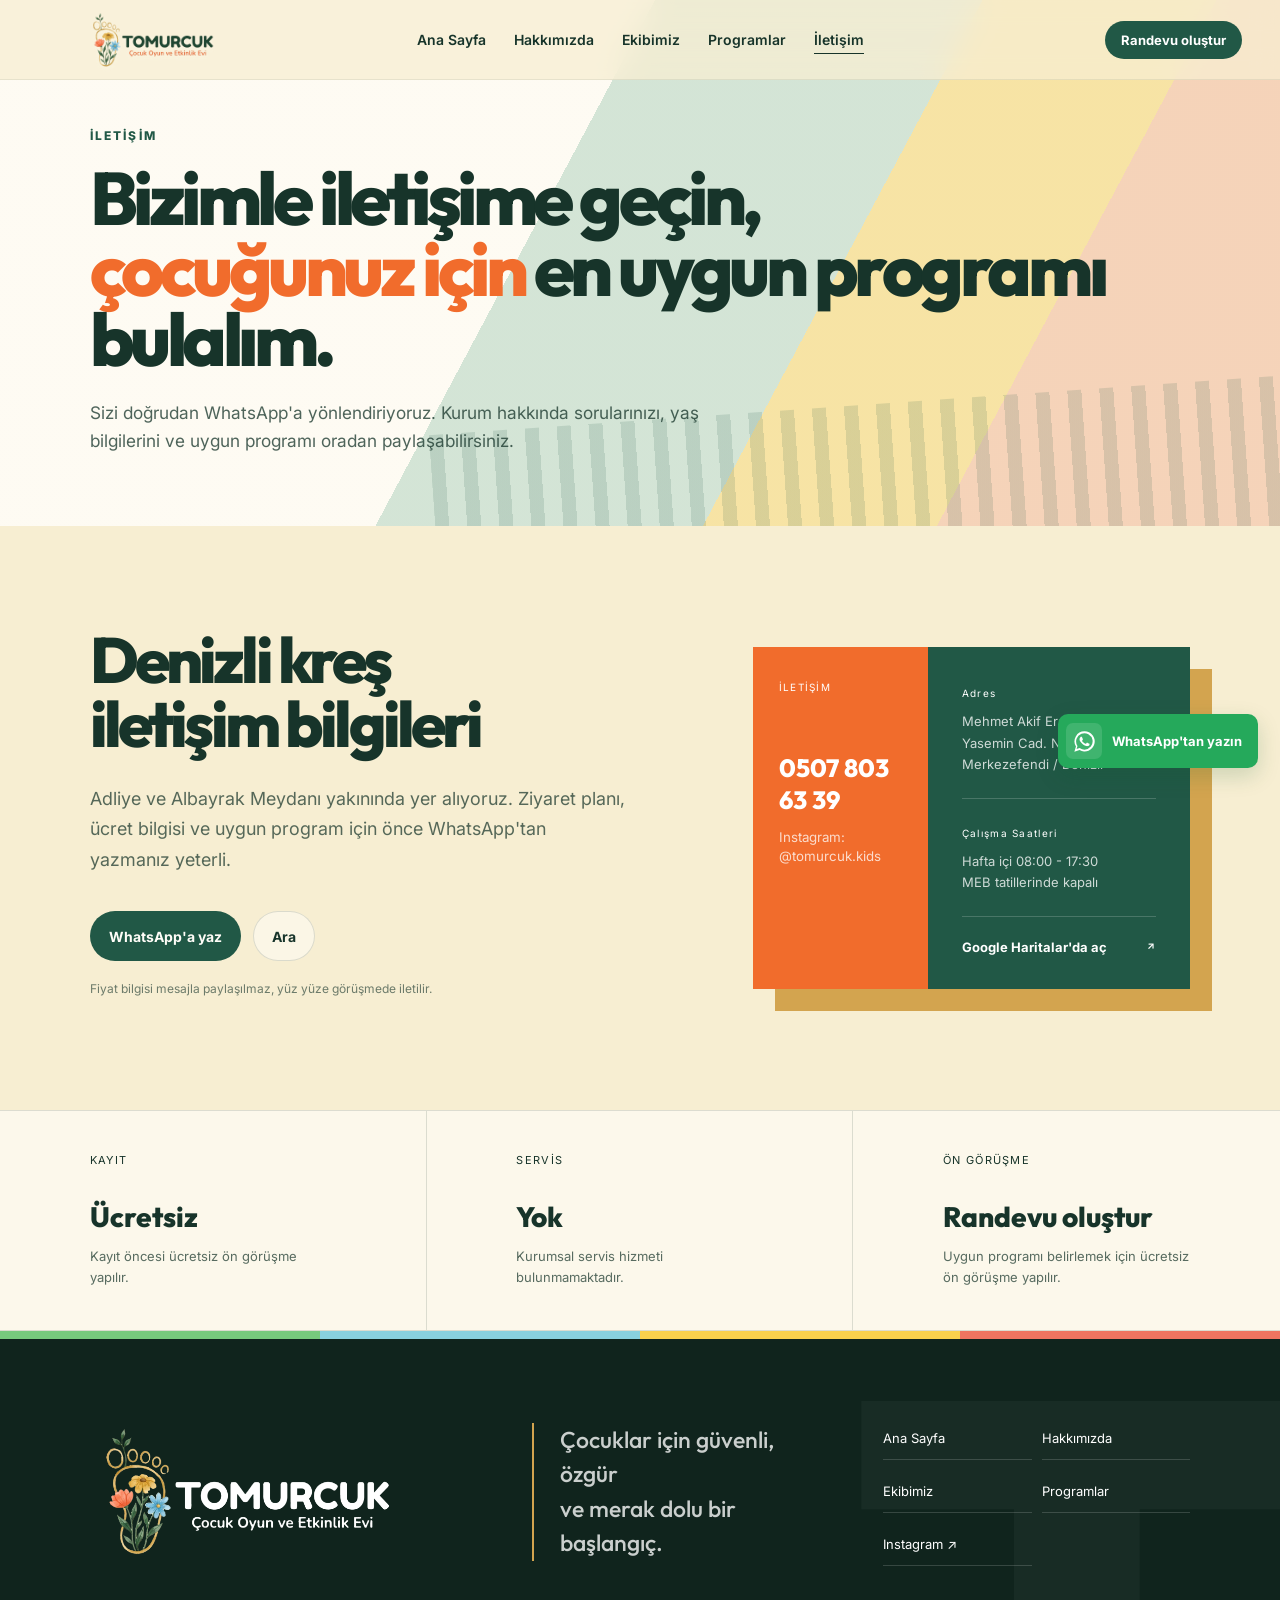
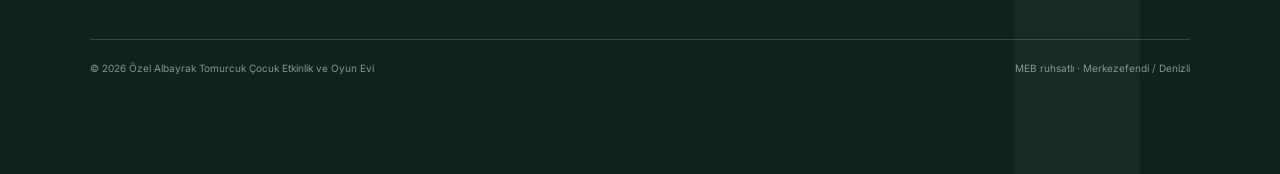
<file: iletisim.html>
<!doctype html>
<html lang="tr">
<head>
  <meta charset="UTF-8">
  <meta name="viewport" content="width=device-width, initial-scale=1.0">
  <title>İletişim | Tomurcuk Kids Denizli Kreş</title>
  <meta name="description" content="Tomurcuk Kids iletişim, adres, çalışma saatleri, Google Haritalar ve WhatsApp ön görüşme bilgileri. Denizli kreş arayan aileler için.">
  <meta name="keywords" content="Tomurcuk Kids iletişim, Denizli kreş iletişim, Merkezefendi kreş adres, WhatsApp ön görüşme">
  <meta name="robots" content="index, follow">
  <link rel="canonical" href="https://tomurcukkids.com/iletisim.html">
  <meta property="og:title" content="İletişim | Tomurcuk Kids Denizli Kreş">
  <meta property="og:description" content="Tomurcuk Kids iletişim bilgileri, adres ve WhatsApp üzerinden ücretsiz ön görüşme.">
  <meta property="og:locale" content="tr_TR">
  <link rel="icon" type="image/png" sizes="512x512" href="public/favicon.png">
  <link rel="apple-touch-icon" href="public/apple-touch-icon.png">
  <link rel="preconnect" href="https://fonts.googleapis.com">
  <link rel="preconnect" href="https://fonts.gstatic.com" crossorigin>
  <link href="https://fonts.googleapis.com/css2?family=Inter:wght@400;500;600;700;800&family=Outfit:wght@400;500;600;700;800&display=swap" rel="stylesheet">
  <link rel="stylesheet" href="css/style.css">
</head>
<body data-page="contact">
  <div class="preloader" id="preloader"><div class="preloader-card"><img class="preloader-logo" src="amblem.png" alt="Tomurcuk Kids"><div class="preloader-bar"><span></span></div><span class="preloader-label">Tomurcuk Kids</span></div></div>

  <header class="site-header" id="header">
    <a class="brand" href="index.html"><img src="assets/logo-yatay.png" alt="Tomurcuk Kids"></a>
    <nav class="desktop-nav" aria-label="Ana menü"><a href="index.html">Ana Sayfa</a><a href="hakkimizda.html">Hakkımızda</a><a href="ekibimiz.html">Ekibimiz</a><a href="programlar.html">Programlar</a><a class="active" href="iletisim.html">İletişim</a></nav>
    <a class="header-cta" href="https://wa.me/905078036339?text=Merhaba%2C%20Tomurcuk%20Kids%20hakk%C4%B1nda%20bilgi%20almak%20istiyorum." target="_blank" rel="noopener">Randevu oluştur</a>
  </header>

  <main>
    <section class="page-hero">
      <div class="page-title-wrap">
        <p class="eyebrow">İletişim</p>
        <h1 class="page-title">Bizimle iletişime geçin,<br><span class="accent">çocuğunuz için</span> en uygun programı bulalım.</h1>
        <p class="hero-lead">Sizi doğrudan WhatsApp'a yönlendiriyoruz. Kurum hakkında sorularınızı, yaş bilgilerini ve uygun programı oradan paylaşabilirsiniz.</p>
      </div>
    </section>

    <section class="section visit">
      <div class="visit-heading reveal">
        <h2>Denizli kreş<br>iletişim bilgileri</h2>
        <p>Adliye ve Albayrak Meydanı yakınında yer alıyoruz. Ziyaret planı, ücret bilgisi ve uygun program için önce WhatsApp'tan yazmanız yeterli.</p>
        <div class="visit-actions"><a class="button button-dark" href="https://wa.me/905078036339?text=Merhaba%2C%20Tomurcuk%20Kids%20i%C3%A7in%20%C3%BCcretsiz%20%C3%B6n%20g%C3%B6r%C3%BC%C5%9Fme%20randevusu%20almak%20istiyorum." target="_blank" rel="noopener">WhatsApp'a yaz</a><a class="button button-outline" href="tel:+905078036339">Ara</a></div>
        <p class="price-note">Fiyat bilgisi mesajla paylaşılmaz, yüz yüze görüşmede iletilir.</p>
      </div>
      <div class="visit-card reveal">
        <div class="visit-card-top"><span>İLETİŞİM</span><strong>0507 803 63 39</strong><small>Instagram: @tomurcuk.kids</small></div>
        <div class="visit-card-body">
          <div><span>Adres</span><p>Mehmet Akif Ersoy Mah.<br>Yasemin Cad. No:9/A<br>Merkezefendi / Denizli</p></div>
          <div><span>Çalışma Saatleri</span><p>Hafta içi 08:00 - 17:30<br>MEB tatillerinde kapalı</p></div>
          <a class="map-link" href="https://share.google/UdAVc8lWBn9mWbK2s" target="_blank" rel="noopener">Google Haritalar'da aç <span>↗</span></a>
        </div>
      </div>
    </section>

    <section class="details" aria-label="Kurum politikaları">
      <div><span>Kayıt</span><strong>Ücretsiz</strong><p>Kayıt öncesi ücretsiz ön görüşme yapılır.</p></div>
      <div><span>Servis</span><strong>Yok</strong><p>Kurumsal servis hizmeti bulunmamaktadır.</p></div>
      <div><span>Ön görüşme</span><strong>Randevu oluştur</strong><p>Uygun programı belirlemek için ücretsiz ön görüşme yapılır.</p></div>
    </section>
  </main>

  <footer>
    <div class="footer-main">
      <a class="brand footer-brand" href="index.html"><img src="assets/logo-yatay-koyu-zemin.png" alt="Tomurcuk Kids"></a>
      <p>Çocuklar için güvenli, özgür<br>ve merak dolu bir başlangıç.</p>
      <div class="footer-links"><a href="index.html">Ana Sayfa</a><a href="hakkimizda.html">Hakkımızda</a><a href="ekibimiz.html">Ekibimiz</a><a href="programlar.html">Programlar</a><a href="https://instagram.com/tomurcuk.kids" target="_blank" rel="noopener">Instagram ↗</a></div>
    </div>
    <div class="footer-bottom"><span>© 2026 Özel Albayrak Tomurcuk Çocuk Etkinlik ve Oyun Evi</span><span>MEB ruhsatlı · Merkezefendi / Denizli</span></div>
  </footer>

  <a class="floating-whatsapp" href="https://wa.me/905078036339?text=Merhaba%2C%20Tomurcuk%20Kids%20hakk%C4%B1nda%20bilgi%20almak%20istiyorum." target="_blank" rel="noopener" aria-label="Tomurcuk Kids'e WhatsApp'tan yazın"><span class="whatsapp-icon" aria-hidden="true"><img src="assets/whatsapp.svg" alt=""></span><span class="whatsapp-label"><strong>WhatsApp'tan yazın</strong></span></a>
  <nav class="bottom-nav" aria-label="Mobil alt menü"><a href="index.html" data-nav="home">Ana Sayfa</a><a href="hakkimizda.html" data-nav="about">Hakkımızda</a><a href="ekibimiz.html" data-nav="team">Ekibimiz</a><a href="programlar.html" data-nav="programs">Programlar</a><a class="active" href="iletisim.html" data-nav="contact">İletişim</a></nav>
  <script src="js/main.js"></script>
</body>
</html>
</file>
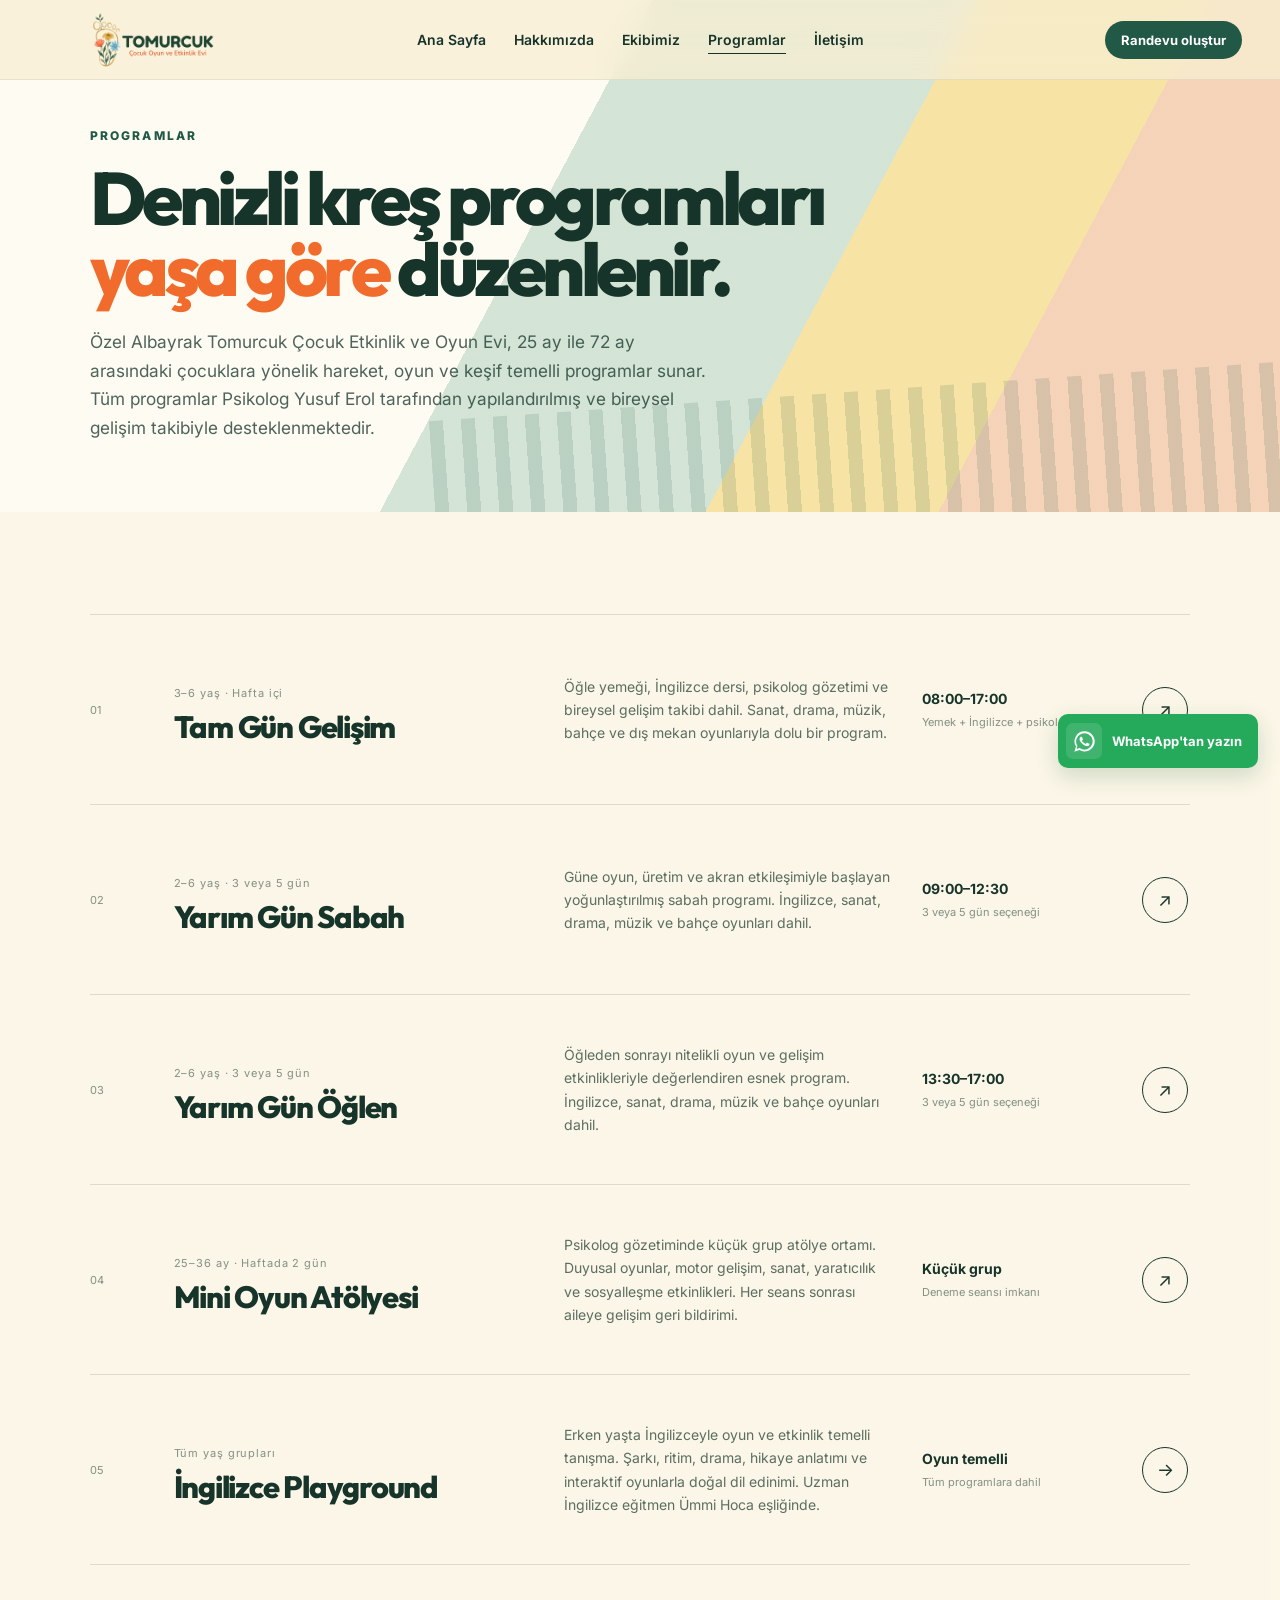
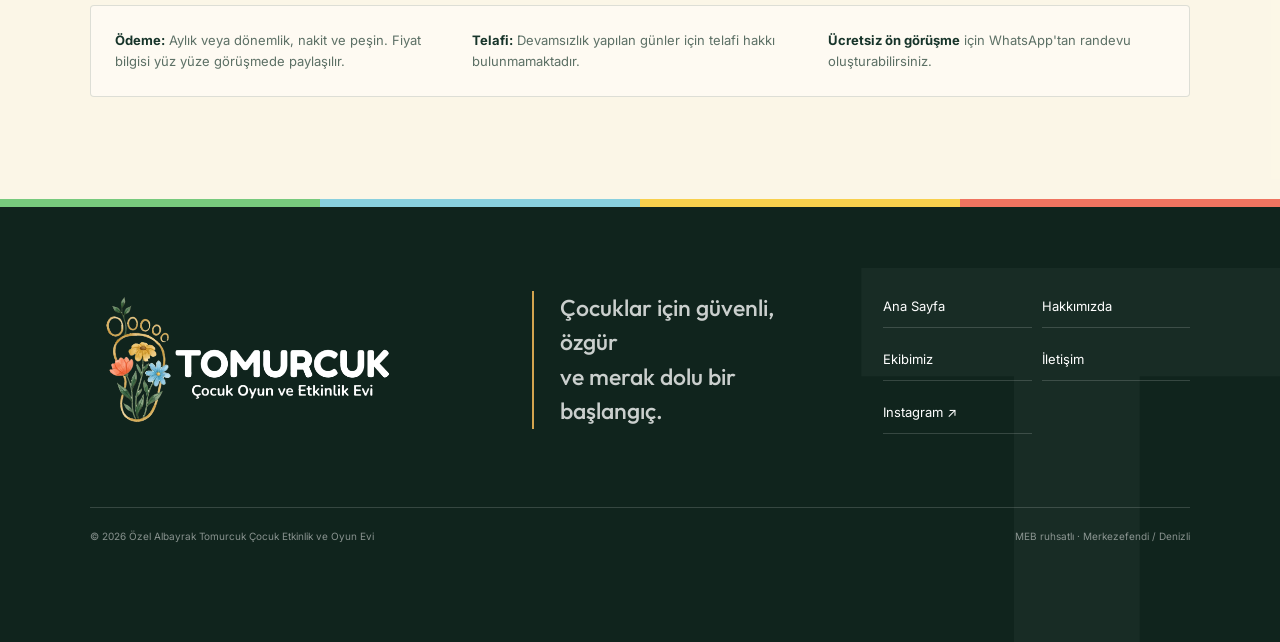
<file: programlar.html>
<!doctype html>
<html lang="tr">
<head>
  <meta charset="UTF-8">
  <meta name="viewport" content="width=device-width, initial-scale=1.0">
  <title>Programlar | Denizli Kreş Tomurcuk Kids</title>
  <meta name="description" content="Tomurcuk Kids programları: Tam Gün Gelişim, Yarım Gün Sabah/Öğlen, Mini Oyun Atölyeleri (Tomurcuk ve Fide Grubu), İngilizce Playground. Denizli kreş programları.">
  <meta name="keywords" content="Denizli kreş programları, Tomurcuk Kids programlar, tam gün kreş, yarım gün kreş, mini oyun atölyesi, İngilizce oyun grubu">
  <meta name="robots" content="index, follow">
  <link rel="canonical" href="https://tomurcukkids.com/programlar.html">
  <meta property="og:title" content="Programlar | Denizli Kreş Tomurcuk Kids">
  <meta property="og:description" content="16 aydan 6 yaşa 5 farklı program. Tam gün, yarım gün, mini atölye ve İngilizce seçenekleri.">
  <meta property="og:locale" content="tr_TR">
  <link rel="icon" type="image/png" sizes="512x512" href="public/favicon.png">
  <link rel="apple-touch-icon" href="public/apple-touch-icon.png">
  <link rel="preconnect" href="https://fonts.googleapis.com">
  <link rel="preconnect" href="https://fonts.gstatic.com" crossorigin>
  <link href="https://fonts.googleapis.com/css2?family=Inter:wght@400;500;600;700;800&family=Outfit:wght@400;500;600;700;800&display=swap" rel="stylesheet">
  <link rel="stylesheet" href="css/style.css">
</head>
<body data-page="programs">
  <div class="preloader" id="preloader"><div class="preloader-card"><img class="preloader-logo" src="amblem.png" alt="Tomurcuk Kids"><div class="preloader-bar"><span></span></div><span class="preloader-label">Tomurcuk Kids</span></div></div>

  <header class="site-header" id="header">
    <a class="brand" href="index.html"><img src="assets/logo-yatay.png" alt="Tomurcuk Kids"></a>
    <nav class="desktop-nav" aria-label="Ana menü"><a href="index.html">Ana Sayfa</a><a href="hakkimizda.html">Hakkımızda</a><a href="ekibimiz.html">Ekibimiz</a><a class="active" href="programlar.html">Programlar</a><a href="iletisim.html">İletişim</a></nav>
    <a class="header-cta" href="https://wa.me/905078036339?text=Merhaba%2C%20Tomurcuk%20Kids%20hakk%C4%B1nda%20bilgi%20almak%20istiyorum." target="_blank" rel="noopener">Randevu oluştur</a>
  </header>

  <main>
    <section class="page-hero">
      <div class="page-title-wrap">
        <p class="eyebrow">Programlar</p>
        <h1 class="page-title">Denizli kreş programları<br><span class="accent">yaşa göre</span> düzenlenir.</h1>
        <p class="hero-lead">Özel Albayrak Tomurcuk Çocuk Etkinlik ve Oyun Evi, 25 ay ile 72 ay arasındaki çocuklara yönelik hareket, oyun ve keşif temelli programlar sunar. Tüm programlar Psikolog Yusuf Erol tarafından yapılandırılmış ve bireysel gelişim takibiyle desteklenmektedir.</p>
      </div>
    </section>

    <section class="section programs">
      <div class="program-list">
        <article class="program-row reveal" id="tam-gun" data-color="red"><div class="program-number">01</div><div><p class="program-kicker">3–6 yaş · Hafta içi</p><h3>Tam Gün Gelişim</h3></div><p class="program-description">Öğle yemeği, İngilizce dersi, psikolog gözetimi ve bireysel gelişim takibi dahil. Sanat, drama, müzik, bahçe ve dış mekan oyunlarıyla dolu bir program.</p><div class="program-meta"><strong>08:00–17:00</strong><span>Yemek + İngilizce + psikolog</span></div><a class="round-link" href="assets/Tam_Gun_Programi_Tanitim.pdf" target="_blank" aria-label="Tam Gün program broşürünü aç">↗</a></article>
        <article class="program-row reveal" id="sabah" data-color="blue"><div class="program-number">02</div><div><p class="program-kicker">2–6 yaş · 3 veya 5 gün</p><h3>Yarım Gün Sabah</h3></div><p class="program-description">Güne oyun, üretim ve akran etkileşimiyle başlayan yoğunlaştırılmış sabah programı. İngilizce, sanat, drama, müzik ve bahçe oyunları dahil.</p><div class="program-meta"><strong>09:00–12:30</strong><span>3 veya 5 gün seçeneği</span></div><a class="round-link" href="assets/Sabah_Programi_Tanitim.pdf" target="_blank" aria-label="Sabah programı broşürünü aç">↗</a></article>
        <article class="program-row reveal" id="oglen" data-color="yellow"><div class="program-number">03</div><div><p class="program-kicker">2–6 yaş · 3 veya 5 gün</p><h3>Yarım Gün Öğlen</h3></div><p class="program-description">Öğleden sonrayı nitelikli oyun ve gelişim etkinlikleriyle değerlendiren esnek program. İngilizce, sanat, drama, müzik ve bahçe oyunları dahil.</p><div class="program-meta"><strong>13:30–17:00</strong><span>3 veya 5 gün seçeneği</span></div><a class="round-link" href="assets/Oglen_Programi_Tanitim.pdf" target="_blank" aria-label="Öğlen programı broşürünü aç">↗</a></article>
        <article class="program-row reveal" id="mini" data-color="green"><div class="program-number">04</div><div><p class="program-kicker">25–36 ay · Haftada 2 gün</p><h3>Mini Oyun Atölyesi</h3></div><p class="program-description">Psikolog gözetiminde küçük grup atölye ortamı. Duyusal oyunlar, motor gelişim, sanat, yaratıcılık ve sosyalleşme etkinlikleri. Her seans sonrası aileye gelişim geri bildirimi.</p><div class="program-meta"><strong>Küçük grup</strong><span>Deneme seansı imkanı</span></div><a class="round-link" href="assets/Mini_Oyun_Atolyesi_Tanitim.pdf" target="_blank" aria-label="Mini Oyun Atölyesi broşürünü aç">↗</a></article>
        <article class="program-row reveal" id="ingilizce" data-color="lilac"><div class="program-number">05</div><div><p class="program-kicker">Tüm yaş grupları</p><h3>İngilizce Playground</h3></div><p class="program-description">Erken yaşta İngilizceyle oyun ve etkinlik temelli tanışma. Şarkı, ritim, drama, hikaye anlatımı ve interaktif oyunlarla doğal dil edinimi. Uzman İngilizce eğitmen Ümmi Hoca eşliğinde.</p><div class="program-meta"><strong>Oyun temelli</strong><span>Tüm programlara dahil</span></div><a class="round-link" href="iletisim.html" aria-label="İngilizce Playground için iletişime geç">→</a></article>
      </div>
      <div class="program-note reveal">
        <p><strong>Ödeme:</strong> Aylık veya dönemlik, nakit ve peşin. Fiyat bilgisi yüz yüze görüşmede paylaşılır.</p>
        <p><strong>Telafi:</strong> Devamsızlık yapılan günler için telafi hakkı bulunmamaktadır.</p>
        <p><strong>Ücretsiz ön görüşme</strong> için WhatsApp'tan randevu oluşturabilirsiniz.</p>
      </div>
    </section>
  </main>

  <footer>
    <div class="footer-main">
      <a class="brand footer-brand" href="index.html"><img src="assets/logo-yatay-koyu-zemin.png" alt="Tomurcuk Kids"></a>
      <p>Çocuklar için güvenli, özgür<br>ve merak dolu bir başlangıç.</p>
      <div class="footer-links"><a href="index.html">Ana Sayfa</a><a href="hakkimizda.html">Hakkımızda</a><a href="ekibimiz.html">Ekibimiz</a><a href="iletisim.html">İletişim</a><a href="https://instagram.com/tomurcuk.kids" target="_blank" rel="noopener">Instagram ↗</a></div>
    </div>
    <div class="footer-bottom"><span>© 2026 Özel Albayrak Tomurcuk Çocuk Etkinlik ve Oyun Evi</span><span>MEB ruhsatlı · Merkezefendi / Denizli</span></div>
  </footer>

  <a class="floating-whatsapp" href="https://wa.me/905078036339?text=Merhaba%2C%20Tomurcuk%20Kids%20hakk%C4%B1nda%20bilgi%20almak%20istiyorum." target="_blank" rel="noopener" aria-label="Tomurcuk Kids'e WhatsApp'tan yazın"><span class="whatsapp-icon" aria-hidden="true"><img src="assets/whatsapp.svg" alt=""></span><span class="whatsapp-label"><strong>WhatsApp'tan yazın</strong></span></a>
  <nav class="bottom-nav" aria-label="Mobil alt menü"><a href="index.html" data-nav="home">Ana Sayfa</a><a href="hakkimizda.html" data-nav="about">Hakkımızda</a><a href="ekibimiz.html" data-nav="team">Ekibimiz</a><a class="active" href="programlar.html" data-nav="programs">Programlar</a><a href="iletisim.html" data-nav="contact">İletişim</a></nav>
  <script src="js/main.js"></script>
</body>
</html>
</file>
<file: css/style.css>
:root {
  --ink: #17342a;
  --paper: #f7eed2;
  --paper-soft: #fffaf0;
  --white: #fffdf8;
  --forest: #215846;
  --leaf: #6ea86a;
  --gold: #d3a44f;
  --orange: #f16c2c;
  --sky: #6eb6e8;
  --coral: #ef7b6a;
  --lilac: #c7b2e8;
  --line: rgba(23, 52, 42, 0.14);
  --shadow: 0 18px 48px rgba(23, 52, 42, 0.1);
  --sans: "Inter", sans-serif;
  --display: "Outfit", sans-serif;
}

* { box-sizing: border-box; }
html { scroll-behavior: smooth; scroll-padding-top: 80px; }
body { margin: 0; color: var(--ink); background: var(--paper); font-family: var(--sans); -webkit-font-smoothing: antialiased; overflow-x: hidden; }
a { color: inherit; text-decoration: none; }
img { display: block; max-width: 100%; }
button { color: inherit; font: inherit; }
main { display: block; }

.skip-link { position: fixed; z-index: 9999; top: 8px; left: 8px; padding: 10px 14px; background: var(--white); transform: translateY(-150%); }
.skip-link:focus { transform: translateY(0); }

.preloader { position: fixed; inset: 0; z-index: 9998; display: grid; place-items: center; background: linear-gradient(135deg, #f7eed2, #fffaf0); transition: opacity .5s ease, visibility .5s ease; }
.preloader::before { content: ""; position: absolute; width: 36vw; max-width: 460px; aspect-ratio: 1; border: 2px dashed rgba(110,168,106,.35); border-radius: 38% 62% 48% 52%; animation: preloader-spin 10s linear infinite; }
.preloader::after { content: ""; position: absolute; width: 30vw; max-width: 380px; aspect-ratio: 1; border: 2px dashed rgba(211,164,79,.3); border-radius: 42% 58% 52% 48%; animation: preloader-spin 8s linear infinite reverse; }
.preloader.hidden { opacity: 0; visibility: hidden; pointer-events: none; }
.preloader-card { position: relative; z-index: 1; display: grid; place-items: center; gap: 16px; text-align: center; }
.preloader-logo { width: 160px; height: 160px; border-radius: 50%; object-fit: cover; animation: preloader-glow 2.2s ease-in-out infinite; box-shadow: 0 0 40px rgba(241,108,44,.2); }
.preloader-bar { width: 170px; height: 4px; border-radius: 999px; overflow: hidden; background: rgba(23,52,42,.1); margin-top: 6px; }
.preloader-bar span { display: block; width: 38%; height: 100%; border-radius: inherit; background: linear-gradient(90deg, var(--orange), var(--gold), var(--leaf)); animation: loadbar 1.2s ease-in-out infinite; }
.preloader-label { font: 600 12px var(--sans); letter-spacing: .18em; text-transform: uppercase; color: rgba(23,52,42,.5); animation: preloader-pulse 1.6s ease-in-out infinite; }

.site-header { height: 80px; padding: 0 3vw; position: fixed; inset: 0 0 auto; z-index: 100; display: grid; grid-template-columns: 1fr auto 1fr; align-items: center; color: var(--ink); background: rgba(247, 238, 210, .75); backdrop-filter: blur(14px); border-bottom: 1px solid rgba(23,52,42,.08); }
body[data-page="home"] .site-header { color: var(--ink); background: rgba(247,238,210,.9); border-bottom-color: rgba(23,52,42,.1); }
body[data-page="home"] .site-header.scrolled { color: var(--ink); background: rgba(255,253,247,.94); border-color: rgba(23,52,42,.12); }
.site-header.scrolled { height: 68px; inset: 12px 2.2vw auto; padding: 0 18px; background: rgba(255,253,247,.94); border: 1px solid rgba(23,52,42,.12); border-radius: 10px; box-shadow: 0 10px 28px rgba(23,52,42,.08); }
.brand { display: inline-flex; align-items: center; width: max-content; padding: 0; background: transparent; border-radius: 0; }
.brand img { width: 230px; height: auto; max-height: 64px; border-radius: 0; object-fit: contain; filter: drop-shadow(0 2px 2px rgba(255,253,247,.35)); }
.desktop-nav { display: flex; align-items: center; gap: 28px; font-size: 14px; font-weight: 600; justify-content: center; }
.desktop-nav a { position: relative; }
.desktop-nav a::after { content: ""; position: absolute; left: 0; right: 100%; bottom: -6px; height: 1px; background: currentColor; transition: right .25s; }
.desktop-nav a:hover::after, .desktop-nav a.active::after { right: 0; }
.header-cta { justify-self: end; padding: 11px 16px; color: white; background: var(--forest); border-radius: 999px; font-size: 13px; font-weight: 700; transition: transform .2s, background .2s; }
.header-cta:hover { background: #1b4738; transform: translateY(-1px); }

.page-hero { position: relative; isolation: isolate; padding: 128px 7vw 70px; overflow: hidden; }
.page-hero::before { content: ""; position: absolute; inset: 0; z-index: -2; background: linear-gradient(118deg, rgba(255,253,248,.86) 0 42%, rgba(137,208,222,.32) 42% 63%, rgba(247,207,77,.34) 63% 78%, rgba(239,116,96,.22) 78%); }
.page-hero::after { content: ""; position: absolute; inset: auto -8vw -86px 34vw; z-index: -1; height: 210px; background: repeating-linear-gradient(90deg, rgba(33,88,70,.22) 0 14px, transparent 14px 32px); transform: rotate(-4deg); opacity: .64; }
body[data-page="home"] .page-hero { min-height: 920px; padding: 0 7vw; position: relative; display: flex; align-items: center; color: white; overflow: hidden; background: #10241d; }
body[data-page="home"] .page-hero::before { content: ""; position: absolute; inset: 0; z-index: 0; background: url("../assets/tomurcuk-hero.png") center/cover no-repeat; opacity: .92; }
body[data-page="home"] .page-hero::after { content: ""; position: absolute; inset: 0; z-index: 1; height: auto; transform: none; opacity: 1; background: linear-gradient(90deg, rgba(12,30,22,.84) 0%, rgba(12,30,22,.58) 38%, rgba(12,30,22,.08) 74%), linear-gradient(0deg, rgba(12,30,22,.56), transparent 46%); }
body[data-page="about"] .page-hero { min-height: 640px; display: flex; align-items: center; color: white; background: #d85a2a; }
body[data-page="about"] .page-hero::before { z-index: -2; background: linear-gradient(90deg, rgba(180,60,20,.96) 0 44%, rgba(180,60,20,.68) 68%, rgba(180,60,20,.5)), url("../assets/tomurcuk-hero.png") 72% center/cover no-repeat; }
body[data-page="about"] .page-hero::after { z-index: -1; inset: auto 0 0; height: 22px; transform: none; opacity: 1; background: linear-gradient(90deg, #f16c2c 0 25%, #ef7b6a 25% 50%, #d3a44f 50% 75%, #f8d04d 75%); }
body[data-page="about"] .page-title-wrap { max-width: 920px; }
body[data-page="about"] .page-title { max-width: 900px; text-wrap: balance; }
body[data-page="about"] .page-title .accent { color: #f8d04d; }
body[data-page="about"] .page-hero .eyebrow,
body[data-page="about"] .page-hero .hero-lead { color: rgba(255,255,255,.84); }
body[data-page="about"] main > .section:first-of-type { background: linear-gradient(125deg, rgba(241,108,44,.16), transparent 38%), linear-gradient(305deg, rgba(239,123,106,.18), transparent 42%), var(--paper); }
body[data-page="about"] .principles div:nth-child(1) { background: rgba(241,108,44,.22); }
body[data-page="about"] .principles div:nth-child(2) { background: rgba(239,123,106,.24); }
body[data-page="about"] .principles div:nth-child(3) { background: rgba(248,208,77,.26); }
body[data-page="team"] .page-hero { min-height: 640px; display: flex; align-items: center; color: white; background: #b08ad8; }
body[data-page="team"] .page-hero::before { z-index: -2; background: linear-gradient(90deg, rgba(130,80,180,.92) 0 44%, rgba(130,80,180,.64) 68%, rgba(130,80,180,.42)), url("../assets/tomurcuk-hero.png") 72% center/cover no-repeat; }
body[data-page="team"] .page-hero::after { z-index: -1; inset: auto 0 0; height: 22px; transform: none; opacity: 1; background: linear-gradient(90deg, #c7b2e8 0 25%, #d3a44f 25% 50%, #77ca7d 50% 75%, #ef7460 75%); }
body[data-page="team"] .page-title-wrap { max-width: 920px; }
body[data-page="team"] .page-title .accent { color: #f8d04d; }
body[data-page="team"] .page-hero .eyebrow,
body[data-page="team"] .page-hero .hero-lead { color: rgba(255,255,255,.84); }
body[data-page="team"] main > .section:first-of-type { background: linear-gradient(125deg, rgba(199,178,232,.22), transparent 38%), var(--paper); }
.team-grid { display: grid; grid-template-columns: repeat(3, 1fr); gap: 24px; margin-top: 44px; }
.team-card { padding: 32px 24px; text-align: center; background: rgba(255,253,247,.76); border: 1px solid rgba(23,52,42,.1); box-shadow: 0 10px 24px rgba(23,52,42,.04); }
.team-avatar { width: 100px; height: 100px; margin: 0 auto 18px; display: grid; place-items: center; border-radius: 50%; background: linear-gradient(135deg, rgba(199,178,232,.3), rgba(211,164,79,.2)); overflow: hidden; }
.team-avatar img { width: 60px; height: 60px; object-fit: contain; opacity: .7; }
.team-card h3 { margin: 0; font: 800 20px var(--display); }
.team-card small { display: block; margin: 6px 0 14px; font-size: 11px; letter-spacing: .12em; text-transform: uppercase; color: var(--orange); font-weight: 700; }
.team-card p { margin: 0; color: rgba(23,52,42,.7); font-size: 14px; line-height: 1.65; }
.hero-grid { display: grid; grid-template-columns: 1.05fr .95fr; gap: 6vw; align-items: center; }
.page-title-wrap { position: relative; z-index: 1; }
body[data-page="home"] .hero-grid { position: static; z-index: 2; display: block; width: min(780px, 88vw); }
body[data-page="home"] .hero-copy { position: static; }
body[data-page="home"] .hero-copy > :not(.hero-facts) { position: relative; z-index: 2; }
.eyebrow { margin: 0 0 20px; font-size: 12px; font-weight: 800; letter-spacing: .18em; text-transform: uppercase; color: var(--forest); }
body[data-page="home"] .eyebrow { color: rgba(255,255,255,.88); }
.page-hero h1, .page-title { margin: 0; font: 800 clamp(48px, 5.8vw, 92px)/.95 var(--display); letter-spacing: -.06em; }
.page-hero h1 .accent, .page-title .accent { color: var(--orange); }
body[data-page="home"] .page-hero h1 { font-size: clamp(58px, 6.7vw, 104px); line-height: .92; color: white; }
body[data-page="home"] .page-hero h1 .accent { color: #f7cf4d; }
.hero-lead { max-width: 620px; margin: 24px 0 0; font-size: clamp(17px, 1.35vw, 20px); line-height: 1.65; color: rgba(23,52,42,.76); }
body[data-page="home"] .hero-lead { color: rgba(255,255,255,.86); }
.hero-actions { margin-top: 28px; display: flex; align-items: center; gap: 18px; flex-wrap: wrap; }
.button { min-height: 50px; display: inline-flex; align-items: center; justify-content: center; gap: 12px; padding: 0 18px; border: 1px solid transparent; border-radius: 999px; font-weight: 700; font-size: 14px; transition: transform .2s, background .2s, color .2s, border-color .2s; }
.button:hover { transform: translateY(-2px); }
.button-sun { color: var(--ink); background: var(--gold); }
.button-dark { color: var(--white); background: var(--forest); }
.button-outline { border-color: var(--line); background: rgba(255,255,255,.45); }
.text-link { padding: 12px 0; border-bottom: 1px solid rgba(23,52,42,.28); font-size: 14px; font-weight: 700; }
.text-link span { margin-left: 16px; }

.hero-facts { display: grid; grid-template-columns: repeat(3, 1fr); gap: 14px; margin-top: 32px; }
body[data-page="home"] .hero-facts { position: absolute; z-index: 4; left: 7vw; right: 7vw; bottom: 0; width: auto; grid-template-columns: repeat(4, 1fr); gap: 0; margin: 0; color: var(--ink); box-shadow: 0 -14px 40px rgba(10,25,17,.15); }
.hero-facts div { padding: 18px 16px; background: rgba(255,253,247,.72); border: 1px solid rgba(23,52,42,.1); box-shadow: 0 8px 24px rgba(23,52,42,.04); }
body[data-page="home"] .hero-facts div { min-height: 92px; display: flex; flex-direction: column; justify-content: center; border: 0; box-shadow: none; }
body[data-page="home"] .hero-facts div:nth-child(1) { background: #77ca7d; }
body[data-page="home"] .hero-facts div:nth-child(2) { background: #89d0de; }
body[data-page="home"] .hero-facts div:nth-child(3) { background: #f8d04d; }
body[data-page="home"] .hero-facts div:nth-child(4) { background: #ef7460; }
.hero-facts strong, .hero-facts span { display: block; }
.hero-facts strong { margin-bottom: 8px; font: 700 16px var(--display); }
.hero-facts span { font-size: 12px; color: rgba(23,52,42,.68); line-height: 1.4; }

.hero-visual { display: flex; justify-content: flex-end; }
body[data-page="home"] .hero-visual { display: none; }
.hero-photo-card { position: relative; width: min(100%, 630px); padding: 14px; background: linear-gradient(135deg, rgba(255,255,255,.9), rgba(255,255,255,.56)); border: 1px solid rgba(23,52,42,.1); box-shadow: var(--shadow); }
.hero-photo { width: 100%; height: 600px; object-fit: cover; }
.hero-photo-badge { position: absolute; left: 32px; bottom: 32px; max-width: 300px; padding: 16px 18px 15px; background: rgba(255,253,247,.95); color: var(--ink); border-left: 4px solid var(--orange); box-shadow: 0 12px 34px rgba(23,52,42,.16); }
.hero-photo-badge span { display: block; font-size: 11px; letter-spacing: .12em; text-transform: uppercase; color: var(--forest); font-weight: 800; }
.hero-photo-badge strong { display: block; margin-top: 8px; font: 700 16px/1.35 var(--display); }

.section { padding: 102px 7vw; }
.section-index { padding-bottom: 16px; border-bottom: 1px solid var(--line); font-size: 11px; font-weight: 800; letter-spacing: .16em; color: rgba(23,52,42,.72); }
.section-title { margin: 0; font: 800 clamp(40px, 4vw, 66px)/1 var(--display); letter-spacing: -.05em; }
.intro-grid { display: grid; grid-template-columns: .92fr 1.08fr; gap: 8vw; margin-top: 70px; }
.display { margin: 0; font: 800 clamp(50px, 6vw, 92px)/.95 var(--display); letter-spacing: -.06em; }
.display em { color: var(--orange); font-style: normal; }
.large-copy { max-width: 720px; margin: 0 0 60px; font: 500 clamp(24px, 2.7vw, 38px)/1.3 var(--display); letter-spacing: -.03em; }
.principles { display: grid; grid-template-columns: repeat(3, 1fr); gap: 18px; }
.principles div { padding: 18px 18px 20px; background: rgba(255,253,247,.68); border: 1px solid rgba(23,52,42,.1); }
.principles span { font-size: 11px; color: rgba(23,52,42,.52); }
.principles h3 { margin: 18px 0 10px; font: 700 18px var(--display); }
.principles p { margin: 0; color: rgba(23,52,42,.72); font-size: 14px; line-height: 1.65; }

.marquee { padding: 18px 0; color: var(--white); background: var(--forest); overflow: hidden; white-space: nowrap; font: 800 15px var(--display); letter-spacing: .08em; }
.marquee div { width: max-content; animation: marquee 26s linear infinite; }
.marquee i { padding: 0 28px; color: var(--gold); font-style: normal; }

.cards-band { display: grid; grid-template-columns: repeat(3, 1fr); gap: 18px; margin-top: 44px; }
.info-card { padding: 24px; background: rgba(255,253,247,.76); border: 1px solid rgba(23,52,42,.1); box-shadow: 0 10px 24px rgba(23,52,42,.04); }
.info-card small { display: block; margin-bottom: 14px; font-size: 11px; letter-spacing: .12em; text-transform: uppercase; color: rgba(23,52,42,.56); }
.info-card h3 { margin: 0 0 10px; font: 800 21px var(--display); }
.info-card p { margin: 0; color: rgba(23,52,42,.72); line-height: 1.7; font-size: 14px; }

.section-why { background: rgba(255,253,247,.5); }
.why-cards { display: grid; grid-template-columns: repeat(3, 1fr); gap: 18px; margin-top: 44px; }
.why-card { padding: 28px 24px; background: rgba(255,253,247,.78); border: 1px solid rgba(23,52,42,.1); box-shadow: 0 10px 24px rgba(23,52,42,.04); border-radius: 4px; }
.why-icon { font-size: 32px; margin-bottom: 14px; color: var(--orange); }
.why-card h3 { margin: 0 0 10px; font: 800 19px var(--display); }
.why-card p { margin: 0; color: rgba(23,52,42,.7); line-height: 1.65; font-size: 14px; }

.psikolog-detay { display: grid; grid-template-columns: 1fr 1fr; gap: 6vw; margin-top: 44px; align-items: start; }
.psikolog-bio h3 { font: 800 28px var(--display); margin: 0 0 6px; }
.psikolog-bio .psikolog-unvan { color: var(--orange); font-weight: 700; font-size: 13px; letter-spacing: .08em; text-transform: uppercase; margin: 0 0 18px; }
.psikolog-bio > p { line-height: 1.8; color: rgba(23,52,42,.76); font-size: 15px; }
.psikolog-list { margin: 22px 0 0; padding: 0; list-style: none; }
.psikolog-list li { padding: 10px 0; border-bottom: 1px solid rgba(23,52,42,.08); font-size: 14px; display: flex; gap: 10px; align-items: baseline; }
.psikolog-list li::before { content: "—"; color: var(--orange); font-weight: 700; }
.psikolog-bio blockquote { margin: 28px 0 0; padding: 24px; background: rgba(255,253,247,.7); border-left: 4px solid var(--orange); font-size: 16px; line-height: 1.7; color: rgba(23,52,42,.78); border-radius: 0 4px 4px 0; font-style: italic; }
.psikolog-klinik { display: grid; gap: 14px; }
.psikolog-klinik > div { padding: 20px; background: rgba(255,253,247,.7); border: 1px solid rgba(23,52,42,.1); border-radius: 4px; }
.psikolog-klinik h4 { margin: 0 0 10px; font: 700 16px var(--display); color: var(--forest); }
.psikolog-klinik p { margin: 0; font-size: 13px; line-height: 1.6; color: rgba(23,52,42,.7); }

.programs { background: rgba(255,253,247,.58); }
.program-heading { display: grid; grid-template-columns: 1fr .8fr; align-items: end; gap: 12vw; margin: 64px 0 72px; }
.program-heading h2 { margin: 0; font: 800 clamp(48px, 5.4vw, 92px)/.95 var(--display); letter-spacing: -.06em; }
.program-heading p { max-width: 520px; margin: 0; font-size: 18px; line-height: 1.7; color: rgba(23,52,42,.72); }
.word-green { color: #77ca7d; }.word-sky { color: #6eb6e8; }.word-gold { color: #d3a44f; }.word-coral { color: #ef7b6a; }
.program-list { border-top: 1px solid rgba(23,52,42,.14); }
.program-row { position: relative; min-height: 190px; display: grid; grid-template-columns: 54px 1.1fr 1fr 190px 48px; gap: 30px; align-items: center; border-bottom: 1px solid rgba(23,52,42,.14); }
.program-row::before { content: ""; position: absolute; inset: 0; opacity: 0; transform: scaleY(0); transform-origin: bottom; transition: opacity .3s, transform .35s; }
.program-row:hover::before { opacity: .85; transform: scaleY(1); }
.program-row { transition: transform .28s ease, box-shadow .28s ease, padding-inline .28s ease; }
.program-row:hover { transform: translateX(10px); box-shadow: -10px 0 0 rgba(23,52,42,.12); padding-inline: 18px; }
.program-row[data-color="red"]::before { background: var(--coral); }.program-row[data-color="blue"]::before { background: var(--sky); }.program-row[data-color="yellow"]::before { background: var(--gold); }.program-row[data-color="green"]::before { background: var(--leaf); }.program-row[data-color="lilac"]::before { background: var(--lilac); }
.program-row > * { position: relative; z-index: 1; }
.program-number, .program-kicker { font-size: 11px; letter-spacing: .08em; color: rgba(23,52,42,.52); }
.program-row:hover, .program-row:hover .program-number, .program-row:hover .program-kicker, .program-row:hover .program-description, .program-row:hover .program-meta span { color: var(--ink); }
.program-row h3 { margin: 9px 0 0; font: 800 clamp(26px, 2.4vw, 36px)/1.05 var(--display); letter-spacing: -.04em; }
.program-description { margin: 0; max-width: 470px; color: rgba(23,52,42,.7); font-size: 14px; line-height: 1.65; }
.program-meta strong, .program-meta span { display: block; }
.program-meta strong { font-size: 14px; }.program-meta span { margin-top: 8px; font-size: 11px; color: rgba(23,52,42,.52); }
.round-link { width: 46px; height: 46px; display: grid; place-items: center; border: 1px solid currentColor; border-radius: 50%; font-size: 18px; }
.program-row:hover .round-link { background: var(--ink); color: white; border-color: var(--ink); }
.program-note { margin-top: 40px; padding: 24px; background: rgba(255,253,247,.7); border: 1px solid var(--line); border-radius: 4px; display: grid; grid-template-columns: 1fr 1fr 1fr; gap: 20px; }
.program-note p { margin: 0; font-size: 13px; line-height: 1.6; color: rgba(23,52,42,.7); }
.program-note strong { color: var(--ink); }

.founder { position: relative; min-height: 700px; display: grid; grid-template-columns: 1.4fr .6fr; align-items: center; gap: 10vw; color: white; background: linear-gradient(135deg, var(--forest), #1b4739); overflow: hidden; }
.founder-mark { position: absolute; left: 1vw; top: -170px; font: 700 570px/.9 Georgia, serif; color: rgba(255,255,255,.09); }
.founder-copy, .trust-panel { position: relative; }
.quote { margin: 0; max-width: 900px; font: 500 clamp(38px, 4.2vw, 68px)/1.12 var(--display); letter-spacing: -.05em; }
.signature { display: flex; align-items: center; gap: 16px; margin-top: 48px; }
.signature > span { width: 54px; height: 54px; display: grid; place-items: center; border: 1px solid rgba(255,255,255,.55); border-radius: 50%; font-weight: 700; }
.signature strong, .signature small { display: block; }.signature small { margin-top: 5px; color: rgba(255,255,255,.68); }
.trust-panel { align-self: end; margin-bottom: 10px; padding: 30px; border: 1px solid rgba(255,255,255,.22); background: rgba(255,255,255,.08); }
.trust-panel > p { margin: 0 0 28px; font-size: 11px; letter-spacing: .12em; text-transform: uppercase; }
.trust-panel ul { margin: 0; padding: 0; list-style: none; }
.trust-panel li { padding: 15px 0; border-top: 1px solid rgba(255,255,255,.18); font-size: 14px; }

.visit { display: grid; grid-template-columns: 1.1fr .9fr; gap: 10vw; align-items: center; }
.visit-heading h2 { margin: 0; font: 800 clamp(48px, 5vw, 78px)/1 var(--display); letter-spacing: -.06em; }
.visit-heading > p:not(.eyebrow):not(.price-note) { max-width: 590px; margin: 28px 0; color: rgba(23,52,42,.72); font-size: 18px; line-height: 1.7; }
.visit-actions { display: flex; gap: 12px; margin: 36px 0 20px; flex-wrap: wrap; }
.price-note { font-size: 12px; color: rgba(23,52,42,.62); }
.visit-card { display: grid; grid-template-columns: .8fr 1.2fr; color: white; background: var(--forest); box-shadow: 22px 22px 0 var(--gold); }
.visit-card-top { padding: 34px 26px; background: var(--orange); }
.visit-card-top span, .visit-card-top strong, .visit-card-top small { display: block; }
.visit-card-top span, .visit-card-body span { font-size: 10px; letter-spacing: .13em; }
.visit-card-top strong { margin-top: 60px; font: 800 25px/1.25 var(--display); }
.visit-card-top small { margin-top: 12px; color: rgba(255,255,255,.76); line-height: 1.4; }
.visit-card-body { padding: 34px; }
.visit-card-body div { padding-bottom: 22px; margin-bottom: 22px; border-bottom: 1px solid rgba(255,255,255,.18); }
.visit-card-body p { margin: 10px 0 0; color: rgba(255,255,255,.78); font-size: 13px; line-height: 1.65; }
.map-link { display: flex; justify-content: space-between; font-size: 13px; font-weight: 700; }

.details { display: grid; grid-template-columns: repeat(3, 1fr); border-top: 1px solid var(--line); border-bottom: 1px solid var(--line); background: rgba(255,253,247,.7); }
.details > div { min-height: 210px; padding: 42px 7vw; border-right: 1px solid var(--line); }
.details > div:last-child { border: 0; }
.details span { display: block; margin-bottom: 32px; font-size: 11px; letter-spacing: .12em; text-transform: uppercase; }
.details strong { font: 800 28px var(--display); }
.details p { margin: 12px 0 0; color: rgba(23,52,42,.72); font-size: 13px; line-height: 1.6; }

footer { position: relative; isolation: isolate; padding: 86px 7vw 100px; color: white; background: #10241d; overflow: hidden; }
footer::before { content: ""; position: absolute; inset: 0 0 auto; height: 8px; background: linear-gradient(90deg, #77ca7d 0 25%, #89d0de 25% 50%, #f8d04d 50% 75%, #ef7460 75%); }
footer::after { content: "T"; position: absolute; z-index: -1; right: -2vw; bottom: -17vw; color: rgba(255,255,255,.035); font: 800 min(55vw, 720px)/1 var(--display); }
.footer-main { display: grid; grid-template-columns: 1.15fr .85fr 1fr; align-items: center; gap: 7vw; padding-bottom: 72px; }
.footer-brand { background: transparent; }.footer-brand img { width: min(100%, 410px); max-height: 150px; object-fit: contain; object-position: left center; filter: none; }.footer-main > p { margin: 0; padding-left: 26px; border-left: 2px solid var(--gold); font: 500 23px/1.5 var(--display); color: rgba(255,255,255,.78); }
.footer-links { display: grid; grid-template-columns: 1fr 1fr; gap: 10px; font-size: 13px; }
.footer-links a { padding: 13px 0; border-bottom: 1px solid rgba(255,255,255,.16); transition: color .2s, padding-left .2s, border-color .2s; }
.footer-links a:hover { padding-left: 8px; color: #f8d04d; border-color: #f8d04d; }
.footer-bottom { display: flex; justify-content: space-between; padding-top: 22px; border-top: 1px solid rgba(255,255,255,.16); color: rgba(255,255,255,.5); font-size: 10px; }

.floating-whatsapp { position: fixed; z-index: 120; right: 22px; bottom: 22px; min-height: 54px; display: flex; align-items: center; gap: 10px; padding: 7px 16px 7px 8px; color: white; background: #25a95b; border: 0; border-radius: 10px; box-shadow: 0 8px 22px rgba(12,89,47,.18); transition: transform .2s, background .2s; }
body:not(.page-scrolled) .floating-whatsapp { bottom: 132px; }
.floating-whatsapp:hover { background: #1f944e; transform: translateY(-2px); }
.whatsapp-icon { position: relative; z-index: 2; width: 36px; height: 36px; display: grid; place-items: center; border-radius: 7px; background: rgba(255,255,255,.12); }
.whatsapp-icon img { width: 25px; height: 25px; }
.whatsapp-label small,.whatsapp-label strong { display: block; }.whatsapp-label small { margin-bottom: 2px; font-size: 10px; opacity: .76; }.whatsapp-label strong { font-size: 13px; }

.bottom-nav { display: none; }
.reveal { opacity: 0; transform: translateY(28px); transition: opacity .75s ease, transform .75s ease; }
.reveal.visible { opacity: 1; transform: none; }

@keyframes loadbar { 0% { transform: translateX(-110%); } 100% { transform: translateX(260%); } }
@keyframes preloader-spin { to { transform: rotate(360deg); } }
@keyframes preloader-glow { 0%,100% { box-shadow: 0 0 30px rgba(241,108,44,.18); transform: scale(1); } 50% { box-shadow: 0 0 60px rgba(241,108,44,.32), 0 0 100px rgba(211,164,79,.14); transform: scale(1.03); } }
@keyframes preloader-pulse { 0%,100% { opacity: .5; } 50% { opacity: 1; } }
@keyframes marquee { to { transform: translateX(-50%); } }
@keyframes whatsapp-pulse { 0% { transform: scale(.8); opacity: .8; } 75%,100% { transform: scale(2.2); opacity: 0; } }

@media (max-width: 1100px) {
  .hero-grid,.intro-grid,.program-heading,.founder,.visit { grid-template-columns: 1fr; }
  .hero-visual { justify-content: flex-start; }
  .hero-photo-card { width: 100%; }
  .hero-photo { height: 520px; }
  .program-row { grid-template-columns: 36px 1fr 1fr 50px; padding: 28px 0; }
  .program-description { grid-column: 2 / 4; }
  .program-meta { grid-column: 3; grid-row: 1; }
  .round-link { grid-column: 4; grid-row: 1; }
  .visit-card { max-width: 700px; }
  .footer-main { grid-template-columns: 1fr 1fr; }.footer-links { grid-column: 1 / -1; }
}

@media (max-width: 760px) {
  .site-header { height: 74px; padding: 0 14px; grid-template-columns: auto 1fr auto; gap: 8px; background: rgba(247,238,210,.94); }.site-header.scrolled { height: 62px; inset: 8px 10px auto; }.brand img { width: 166px; max-height: 52px; }.desktop-nav { display: none; }
  .header-cta { display: inline-flex; justify-self: end; min-height: 40px; align-items: center; padding: 0 13px; background: #25a95b; border: 1px solid rgba(255,255,255,.32); box-shadow: 0 10px 26px rgba(37,169,91,.25); font-size: 11px; white-space: nowrap; }
  .menu-button { justify-self: end; display: flex; width: 42px; height: 42px; padding: 0; border: 1px solid currentColor; background: transparent; flex-direction: column; align-items: center; justify-content: center; gap: 7px; }
  .menu-button span { width: 18px; height: 1px; background: currentColor; transition: transform .2s; }.menu-button[aria-expanded="true"] span:first-child { transform: translateY(4px) rotate(45deg); }.menu-button[aria-expanded="true"] span:last-child { transform: translateY(-4px) rotate(-45deg); }
  .mobile-nav { position: fixed; inset: auto 0 0; padding: 8px 12px 12px; background: rgba(255,253,247,.96); border-top: 1px solid var(--line); display: grid; grid-template-columns: repeat(4, 1fr); gap: 8px; z-index: 110; box-shadow: 0 -12px 30px rgba(23,52,42,.08); }
  .mobile-nav a { min-height: 54px; padding: 8px 6px; display: grid; place-items: center; text-align: center; font-size: 11px; line-height: 1.2; border-radius: 12px; background: rgba(23,52,42,.04); color: var(--ink); font-weight: 700; }
  .mobile-nav a:last-child { grid-column: 1 / -1; background: var(--forest); color: white; }
  .mobile-nav:not(.open) { display: grid; }
  .mobile-nav.open { display: grid; }
  .page-hero { padding: 112px 20px 68px; }
  .page-hero::before { background: linear-gradient(136deg, rgba(255,253,248,.94) 0 34%, rgba(119,202,125,.42) 34% 52%, rgba(137,208,222,.44) 52% 72%, rgba(248,208,77,.38) 72%); }
  .page-hero::after { inset: auto -16vw -58px 10vw; height: 150px; opacity: .52; }
  body[data-page="home"] .page-hero { min-height: 790px; padding: 0 20px 140px; align-items: center; }
  body[data-page="home"] .page-hero::before { background-position: 62% center; }
  body[data-page="home"] .hero-grid { width: auto; }
  body[data-page="home"] .page-hero h1 { font-size: clamp(48px, 14vw, 68px); }
  body[data-page="home"] .hero-facts { left: 14px; right: 14px; bottom: 14px; width: auto; grid-template-columns: 1fr 1fr; box-shadow: 0 12px 34px rgba(10,25,17,.25); }
  body[data-page="home"] .hero-facts div { min-height: 74px; padding: 12px; }
  body[data-page="home"] .hero-facts strong { font-size: 12px; }
  body[data-page="home"] .hero-facts span { font-size: 9px; }
  .hero-photo-card { padding: 12px; }.hero-photo { height: 380px; }.hero-photo-badge { left: 16px; right: 16px; bottom: 16px; max-width: none; }
  .hero-lead { margin-top: 20px; font-size: 15px; }.hero-actions { flex-direction: column; align-items: flex-start; gap: 10px; margin-top: 20px; }
  .hero-facts { grid-template-columns: 1fr; margin-top: 24px; }
  .section { padding: 76px 20px; }.display { font-size: 50px; }.section-title { font-size: 34px; }.intro-grid { margin-top: 46px; }.large-copy { font-size: 23px; }.principles { grid-template-columns: 1fr; gap: 14px; }
  .cards-band { grid-template-columns: 1fr; }.info-card h3 { font-size: 20px; }
  .program-heading { margin: 44px 0 40px; }.program-heading h2 { font-size: 46px; }.program-heading p { font-size: 16px; }.program-row { min-height: 0; grid-template-columns: 30px 1fr 44px; gap: 16px; padding: 26px 14px 26px 16px; border: 1px solid rgba(23,52,42,.1); border-radius: 18px; margin-bottom: 14px; background: rgba(255,253,247,.72); overflow: hidden; }.program-row::after { content: ""; position: absolute; left: 0; top: 0; bottom: 0; width: 7px; background: var(--leaf); }.program-row[data-color="red"]::after { background: var(--coral); }.program-row[data-color="blue"]::after { background: var(--sky); }.program-row[data-color="yellow"]::after { background: var(--gold); }.program-row[data-color="green"]::after { background: var(--leaf); }.program-row[data-color="lilac"]::after { background: var(--lilac); }.program-row > div:nth-child(2) { grid-column: 2; }.program-row h3 { font-size: 27px; }.program-description { grid-column: 2 / 4; grid-row: 2; }.program-meta { grid-column: 2 / 4; grid-row: 3; display: flex; align-items: center; gap: 14px; }.program-meta span { margin: 0; }.round-link { grid-column: 3; grid-row: 1; width: 42px; height: 42px; background: var(--ink); color: white; }.program-row:hover { transform: none; padding-inline: 16px 14px; box-shadow: none; }.program-row:hover::before { display: none; }.program-row:hover,.program-row:hover .program-number,.program-row:hover .program-kicker,.program-row:hover .program-description,.program-row:hover .program-meta span { color: inherit; }
  .founder { min-height: 0; gap: 40px; padding-top: 92px; padding-bottom: 92px; }.founder-mark { font-size: 340px; top: -90px; }.quote { font-size: 34px; }.signature { margin-top: 34px; }
  .visit-heading h2 { font-size: 46px; }.visit-actions { flex-direction: column; align-items: flex-start; }.visit-card { grid-template-columns: 1fr; box-shadow: 10px 10px 0 var(--gold); }.visit-card-top strong { margin-top: 30px; }.visit-card-body { padding: 30px 26px; }
  .details { grid-template-columns: 1fr; }.details > div { min-height: auto; padding: 36px 20px; border-right: 0; border-bottom: 1px solid var(--line); }.details span { margin-bottom: 18px; }
  footer { padding: 58px 20px 120px; }.footer-main { grid-template-columns: 1fr; gap: 28px; }.footer-links { grid-column: auto; grid-template-columns: 1fr; }.footer-bottom { flex-direction: column; gap: 8px; line-height: 1.5; }
  .floating-whatsapp, body:not(.page-scrolled) .floating-whatsapp { right: 14px; bottom: 82px; min-height: 46px; padding: 6px 11px 6px 7px; border-radius: 8px; opacity: 1; pointer-events: auto; transform: none; background: #25a95b; box-shadow: 0 7px 18px rgba(12,89,47,.18); }.whatsapp-icon { width: 32px; height: 32px; }.whatsapp-icon img { width: 23px; height: 23px; }.whatsapp-label { display: block; }.whatsapp-label small { display: none; }.whatsapp-label strong { font-size: 11px; line-height: 1.15; }
  .bottom-nav { position: fixed; inset: auto 0 0; z-index: 115; display: grid; grid-template-columns: repeat(5, 1fr); gap: 0; padding: 0 8px env(safe-area-inset-bottom); background: rgba(255,253,247,.97); border-top: 1px solid rgba(23,52,42,.12); border-radius: 0; backdrop-filter: blur(16px); box-shadow: 0 -8px 24px rgba(23,52,42,.08); }
  .bottom-nav a { position: relative; min-height: 62px; padding: 6px 3px; display: grid; place-items: center; text-align: center; font-size: 10px; line-height: 1.1; font-weight: 700; color: rgba(23,52,42,.62); background: transparent; border-radius: 0; }
  .bottom-nav a::before { content: ""; position: absolute; top: 0; left: 18%; right: 18%; height: 3px; background: transparent; }
  .bottom-nav a.active { color: var(--forest); background: transparent; transform: none; box-shadow: none; }
  .bottom-nav a.active::before { background: var(--forest); }
  .bottom-nav a[data-nav="home"].active::before { background: #77ca7d; }.bottom-nav a[data-nav="about"].active::before { background: #f16c2c; }.bottom-nav a[data-nav="team"].active::before { background: #c7b2e8; }.bottom-nav a[data-nav="programs"].active::before { background: #d3a44f; }.bottom-nav a[data-nav="contact"].active::before { background: #ef7460; }
  body { padding-bottom: 72px; }
	  .why-cards { grid-template-columns: 1fr; }
	  .psikolog-detay { grid-template-columns: 1fr; }
	  .team-grid { grid-template-columns: 1fr; }
	  .program-note { grid-template-columns: 1fr; }
}

@media (prefers-reduced-motion: reduce) { html { scroll-behavior: auto; } *,*::before,*::after { animation-duration: .01ms !important; animation-iteration-count: 1 !important; transition-duration: .01ms !important; } }
</file>
